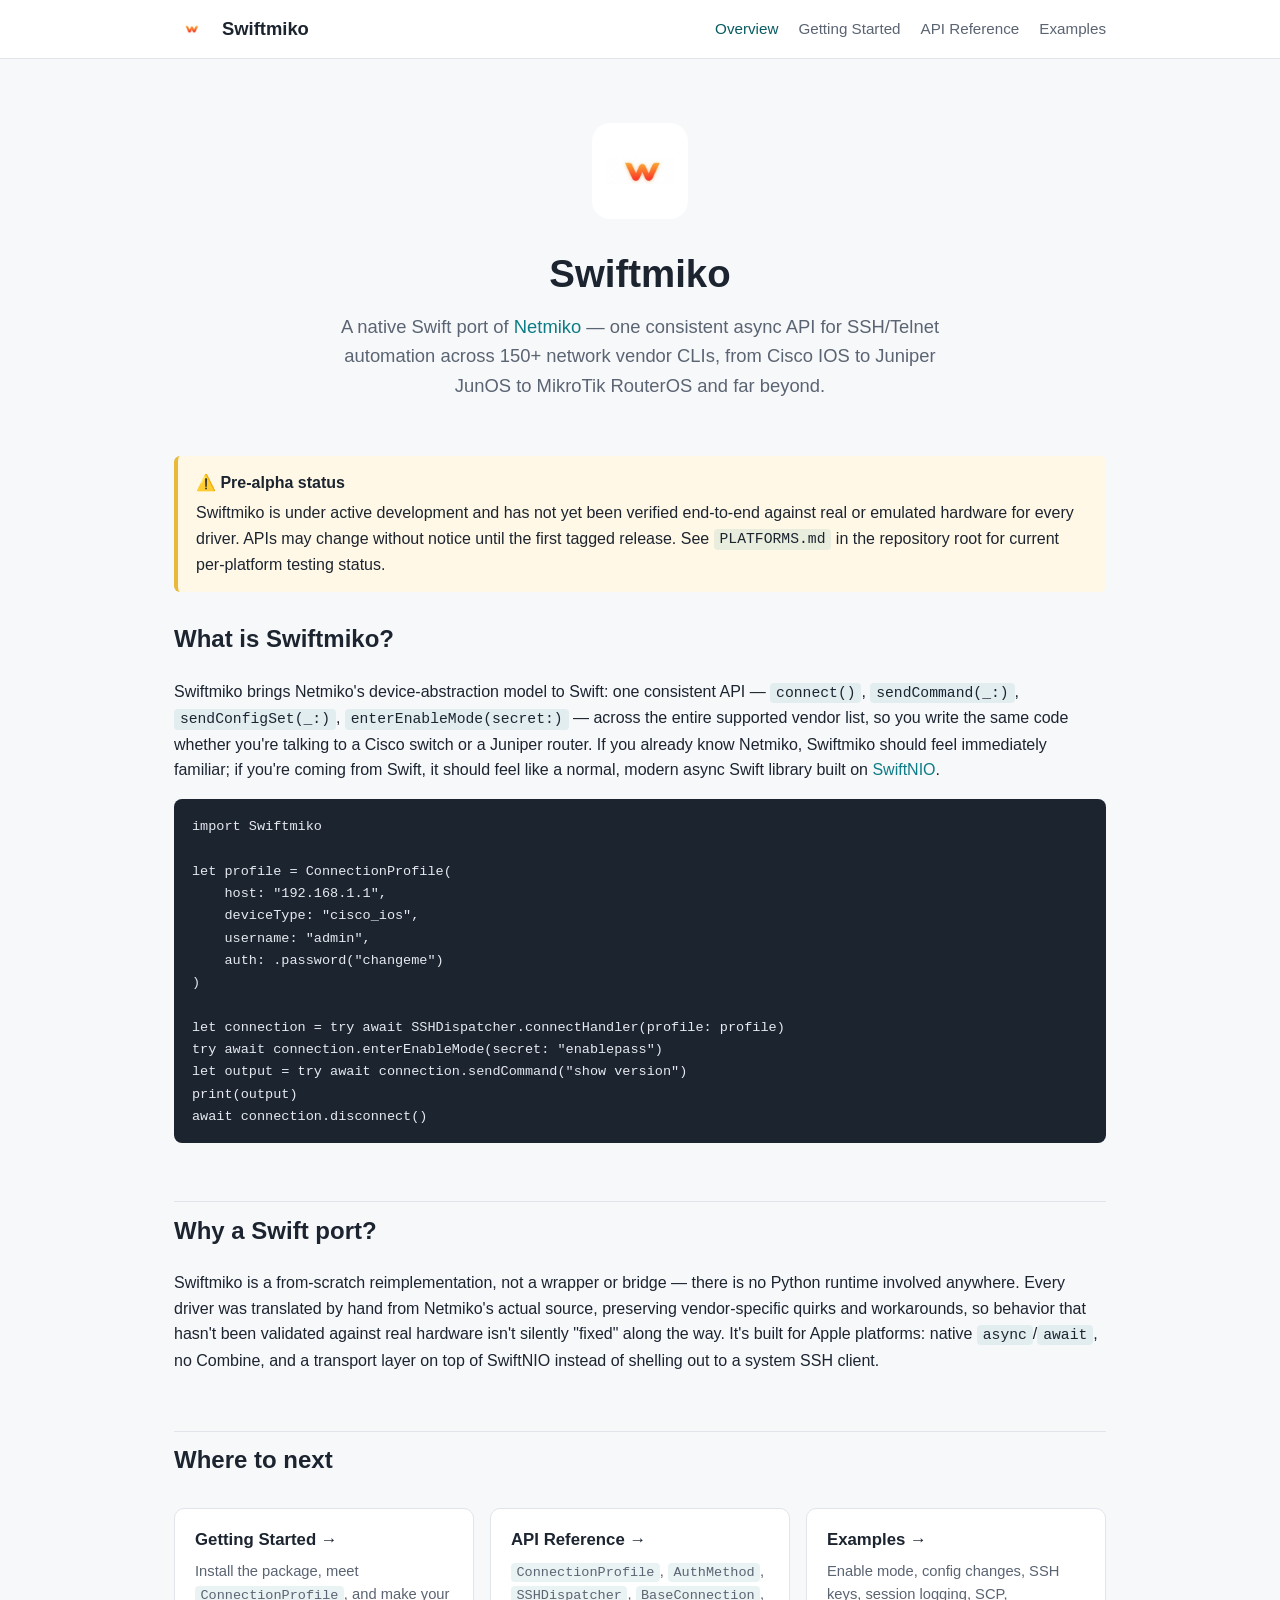
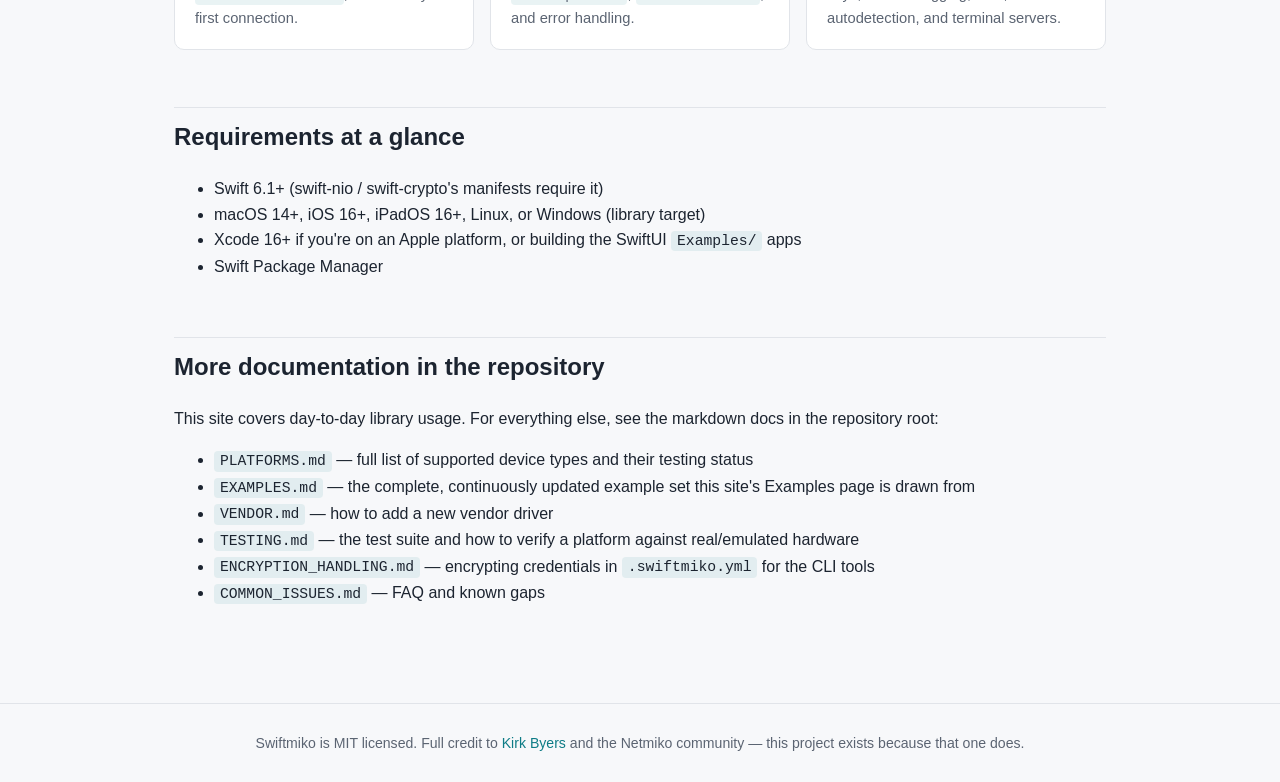
<file: Docs/index.html>
<!DOCTYPE html>
<html lang="en">
<head>
    <meta charset="UTF-8">
    <meta name="viewport" content="width=device-width, initial-scale=1.0">
    <title>Swiftmiko — Multi-Vendor Network Device Automation for Swift</title>
    <link rel="stylesheet" href="./styles.css">
</head>
<body>
    <header class="site-header">
        <div class="header-inner">
            <img class="logo" src="../Images/Swiftmiko-Icons/favicon/apple-touch-icon.png" alt="Swiftmiko icon">
            <span class="site-title">Swiftmiko</span>
            <nav class="site-nav">
                <a href="./index.html" class="active">Overview</a>
                <a href="./getting-started.html">Getting Started</a>
                <a href="./api-reference.html">API Reference</a>
                <a href="./examples.html">Examples</a>
            </nav>
        </div>
    </header>

    <main>
        <section class="hero">
            <img class="hero-logo" src="../Images/Swiftmiko-Icons/AppIcon.appiconset/icon_256x256@2x.png" alt="Swiftmiko logo">
            <h1>Swiftmiko</h1>
            <p class="tagline">
                A native Swift port of <a href="https://github.com/ktbyers/netmiko">Netmiko</a> —
                one consistent async API for SSH/Telnet automation across 150+
                network vendor CLIs, from Cisco IOS to Juniper JunOS to MikroTik
                RouterOS and far beyond.
            </p>
        </section>

        <div class="callout">
            <strong>⚠️ Pre-alpha status</strong>
            Swiftmiko is under active development and has not yet been verified
            end-to-end against real or emulated hardware for every driver. APIs
            may change without notice until the first tagged release. See
            <code>PLATFORMS.md</code> in the repository root for current
            per-platform testing status.
        </div>

        <h2 id="what-is-this">What is Swiftmiko?</h2>
        <p>
            Swiftmiko brings Netmiko's device-abstraction model to Swift: one
            consistent API — <code>connect()</code>, <code>sendCommand(_:)</code>,
            <code>sendConfigSet(_:)</code>, <code>enterEnableMode(secret:)</code> —
            across the entire supported vendor list, so you write the same code
            whether you're talking to a Cisco switch or a Juniper router. If you
            already know Netmiko, Swiftmiko should feel immediately familiar; if
            you're coming from Swift, it should feel like a normal, modern async
            Swift library built on <a href="https://github.com/apple/swift-nio">SwiftNIO</a>.
        </p>

        <pre><code>import Swiftmiko

let profile = ConnectionProfile(
    host: "192.168.1.1",
    deviceType: "cisco_ios",
    username: "admin",
    auth: .password("changeme")
)

let connection = try await SSHDispatcher.connectHandler(profile: profile)
try await connection.enterEnableMode(secret: "enablepass")
let output = try await connection.sendCommand("show version")
print(output)
await connection.disconnect()</code></pre>

        <h2 id="why">Why a Swift port?</h2>
        <p>
            Swiftmiko is a from-scratch reimplementation, not a wrapper or
            bridge — there is no Python runtime involved anywhere. Every driver
            was translated by hand from Netmiko's actual source, preserving
            vendor-specific quirks and workarounds, so behavior that hasn't been
            validated against real hardware isn't silently "fixed" along the
            way. It's built for Apple platforms: native <code>async</code>/<code>await</code>,
            no Combine, and a transport layer on top of SwiftNIO instead of
            shelling out to a system SSH client.
        </p>

        <h2 id="where-next">Where to next</h2>
        <div class="card-grid">
            <a class="card" href="./getting-started.html">
                <h3>Getting Started →</h3>
                <p>Install the package, meet <code>ConnectionProfile</code>, and make your first connection.</p>
            </a>
            <a class="card" href="./api-reference.html">
                <h3>API Reference →</h3>
                <p><code>ConnectionProfile</code>, <code>AuthMethod</code>, <code>SSHDispatcher</code>, <code>BaseConnection</code>, and error handling.</p>
            </a>
            <a class="card" href="./examples.html">
                <h3>Examples →</h3>
                <p>Enable mode, config changes, SSH keys, session logging, SCP, autodetection, and terminal servers.</p>
            </a>
        </div>

        <h2 id="requirements">Requirements at a glance</h2>
        <ul>
            <li>Swift 6.1+ (swift-nio / swift-crypto's manifests require it)</li>
            <li>macOS 14+, iOS 16+, iPadOS 16+, Linux, or Windows (library target)</li>
            <li>Xcode 16+ if you're on an Apple platform, or building the SwiftUI <code>Examples/</code> apps</li>
            <li>Swift Package Manager</li>
        </ul>

        <h2 id="more-docs">More documentation in the repository</h2>
        <p>This site covers day-to-day library usage. For everything else, see the markdown docs in the repository root:</p>
        <ul>
            <li><code>PLATFORMS.md</code> — full list of supported device types and their testing status</li>
            <li><code>EXAMPLES.md</code> — the complete, continuously updated example set this site's Examples page is drawn from</li>
            <li><code>VENDOR.md</code> — how to add a new vendor driver</li>
            <li><code>TESTING.md</code> — the test suite and how to verify a platform against real/emulated hardware</li>
            <li><code>ENCRYPTION_HANDLING.md</code> — encrypting credentials in <code>.swiftmiko.yml</code> for the CLI tools</li>
            <li><code>COMMON_ISSUES.md</code> — FAQ and known gaps</li>
        </ul>
    </main>

    <footer class="site-footer">
        Swiftmiko is MIT licensed. Full credit to
        <a href="https://github.com/ktbyers">Kirk Byers</a> and the Netmiko
        community — this project exists because that one does.
    </footer>
</body>
</html>
</file>
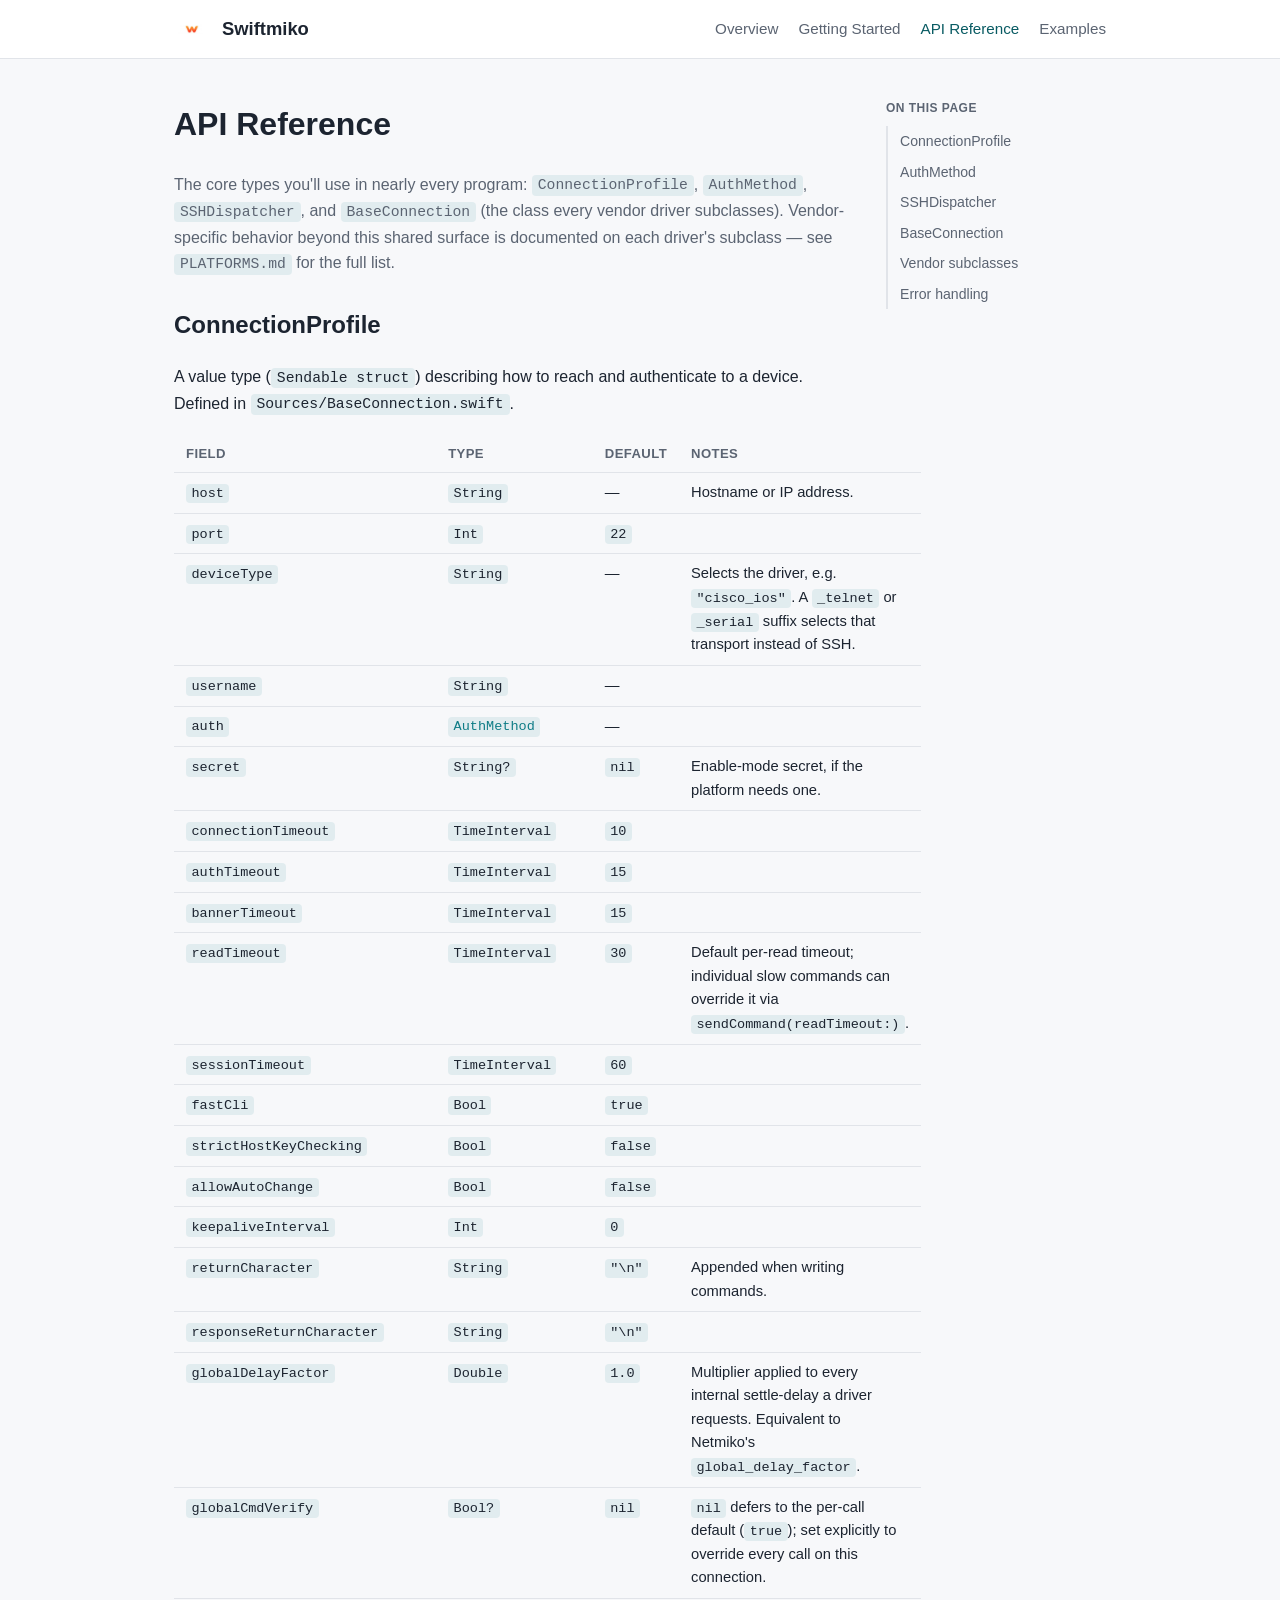
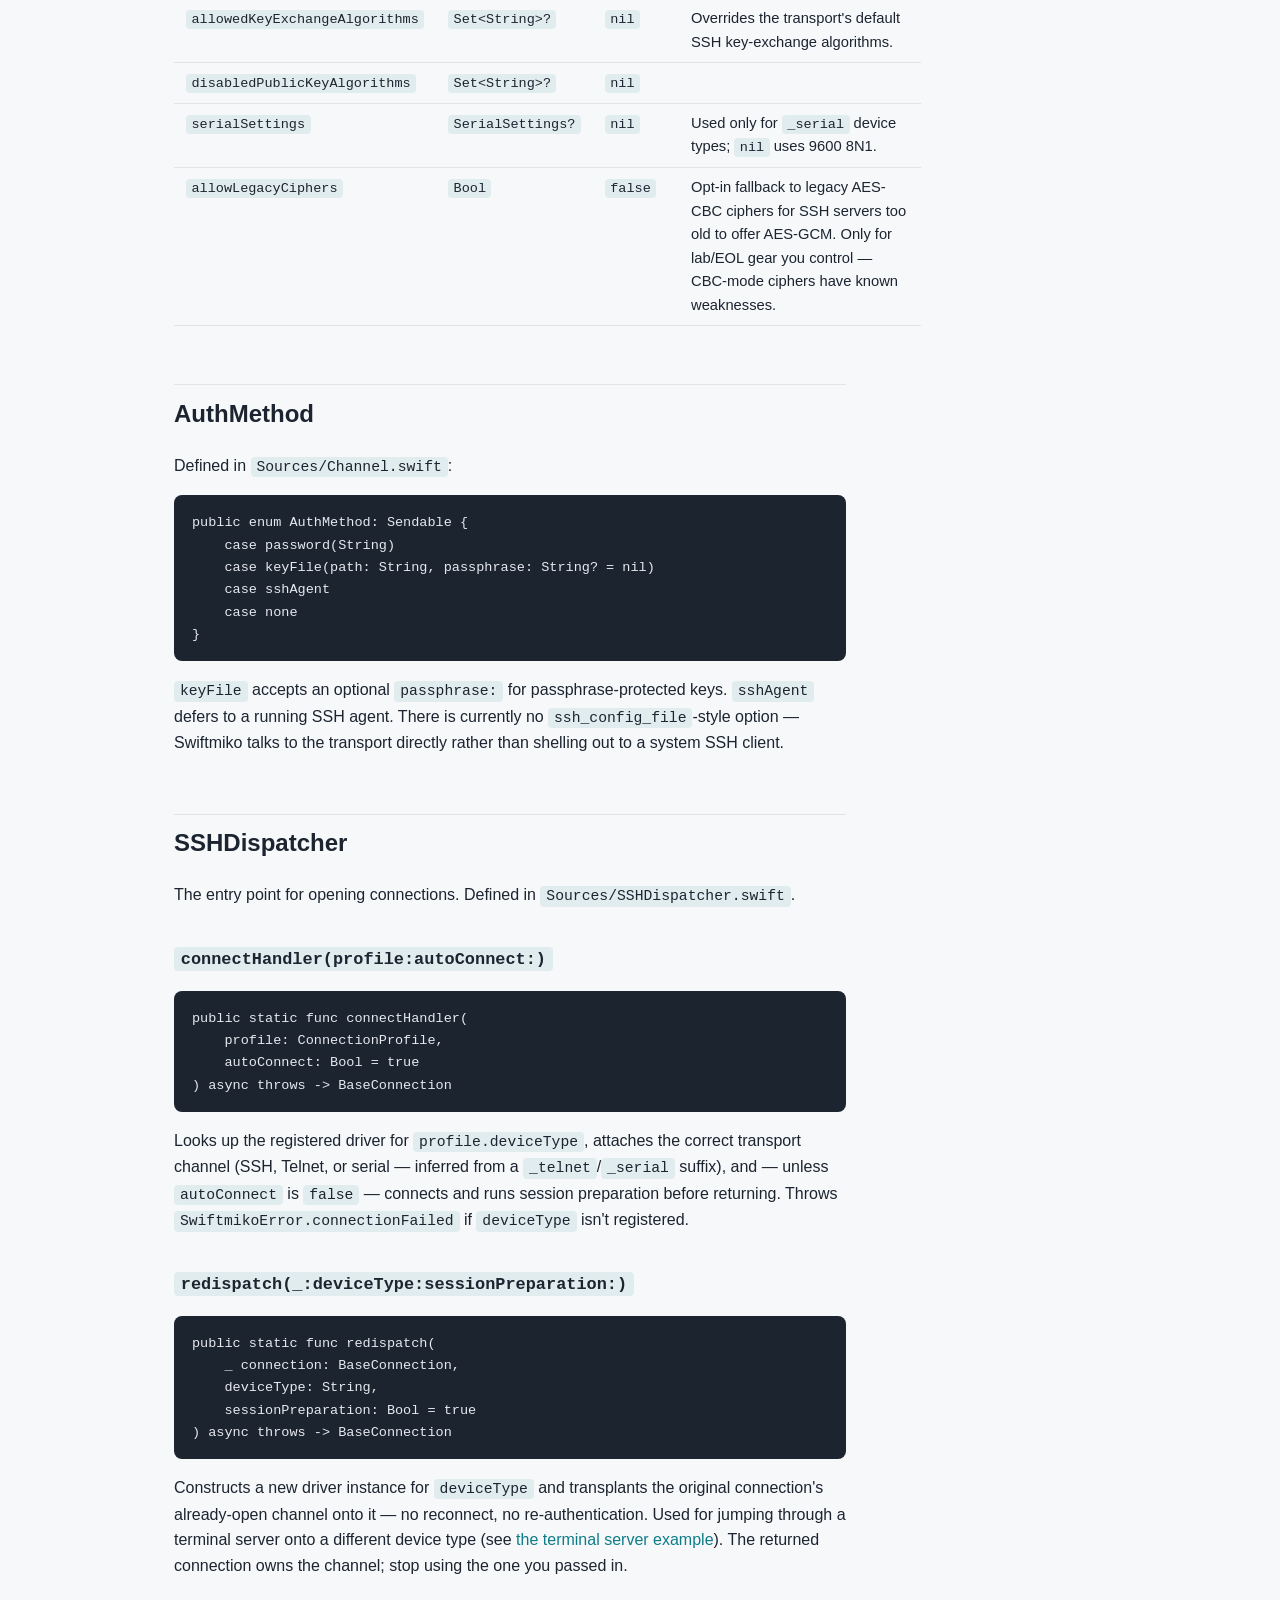
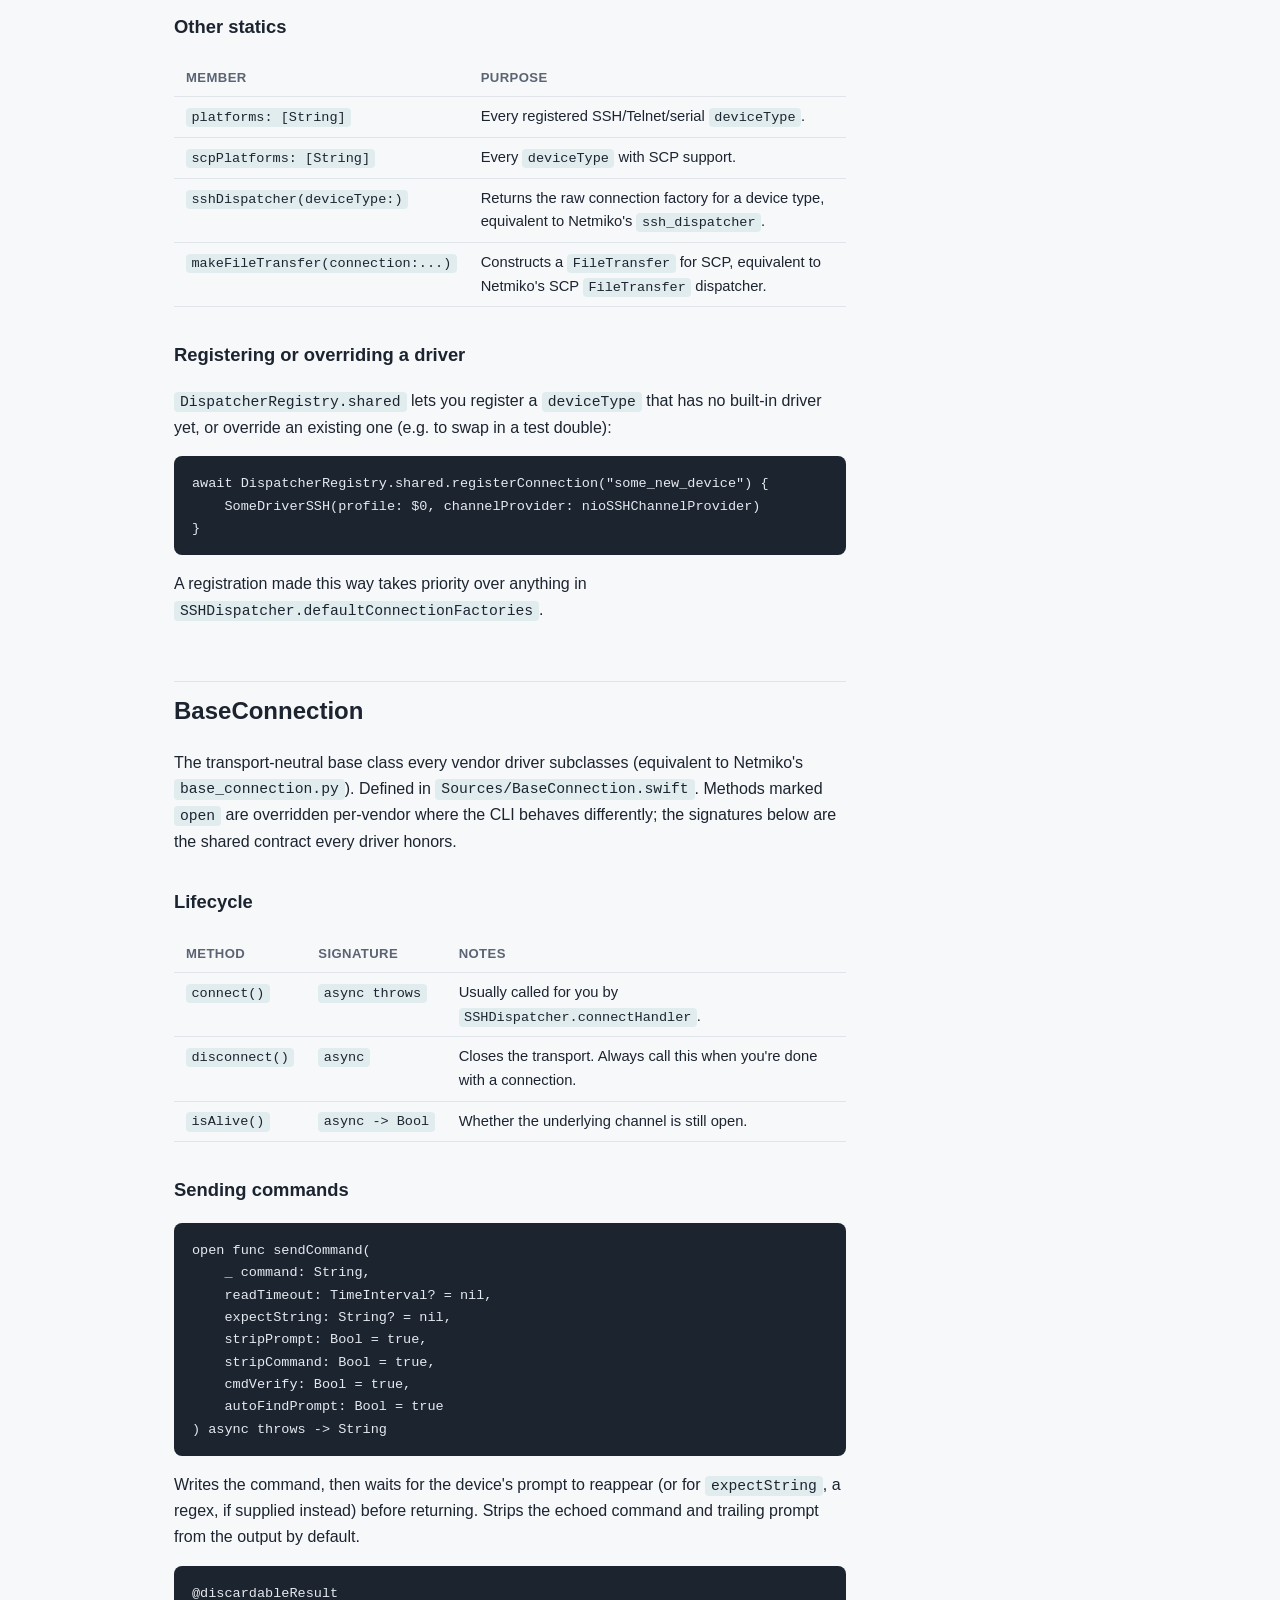
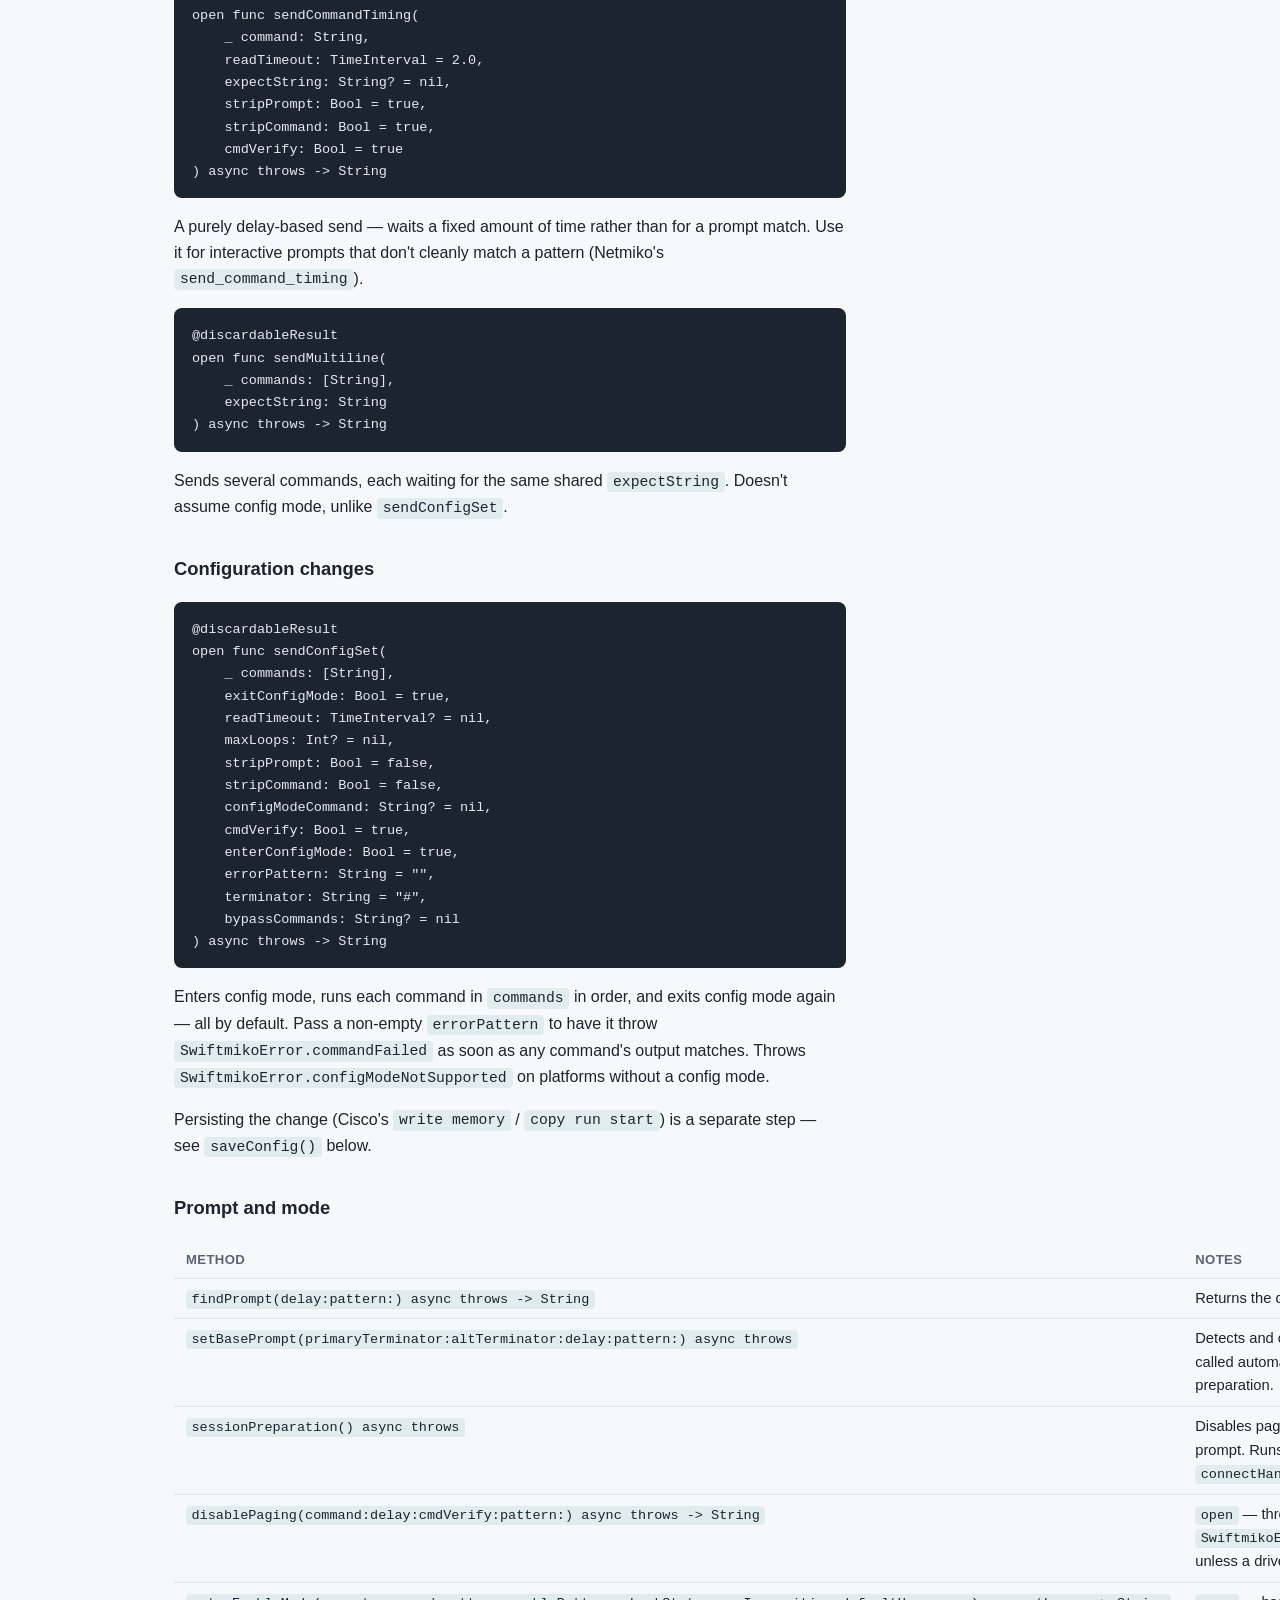
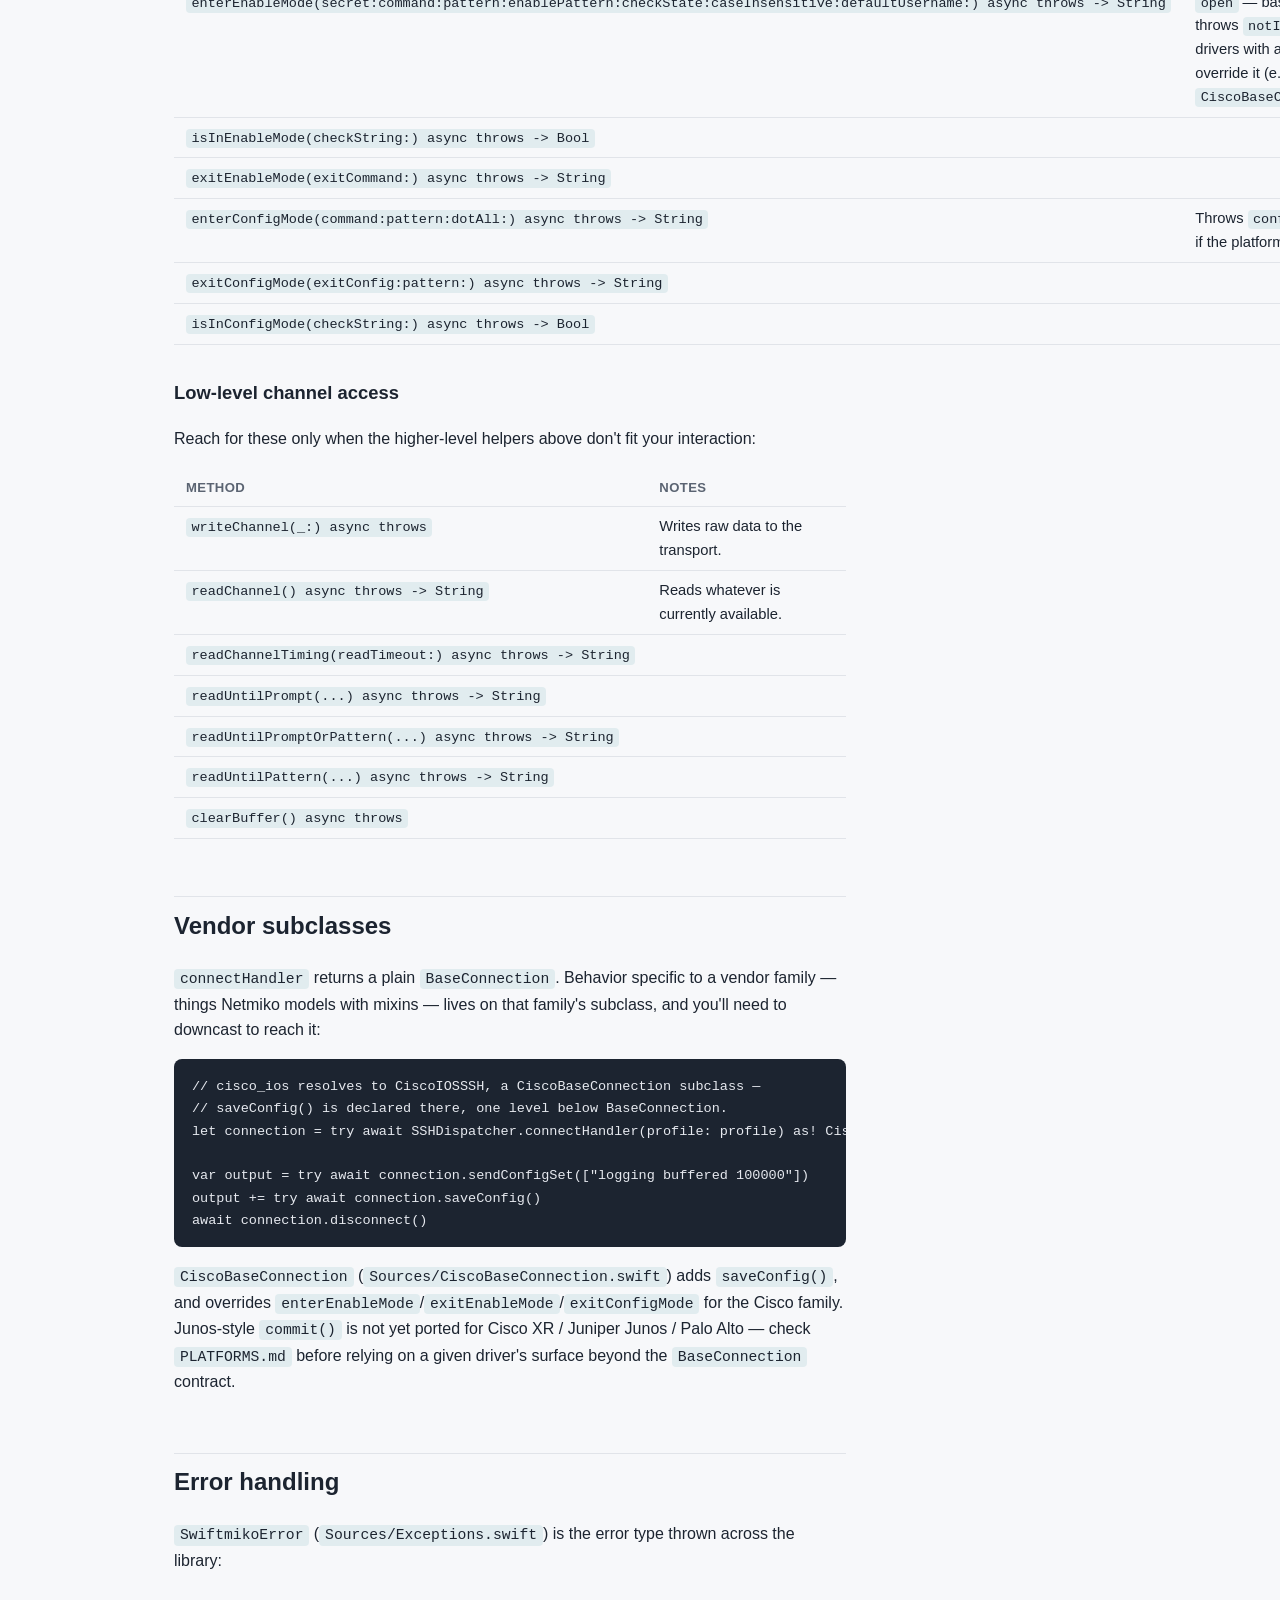
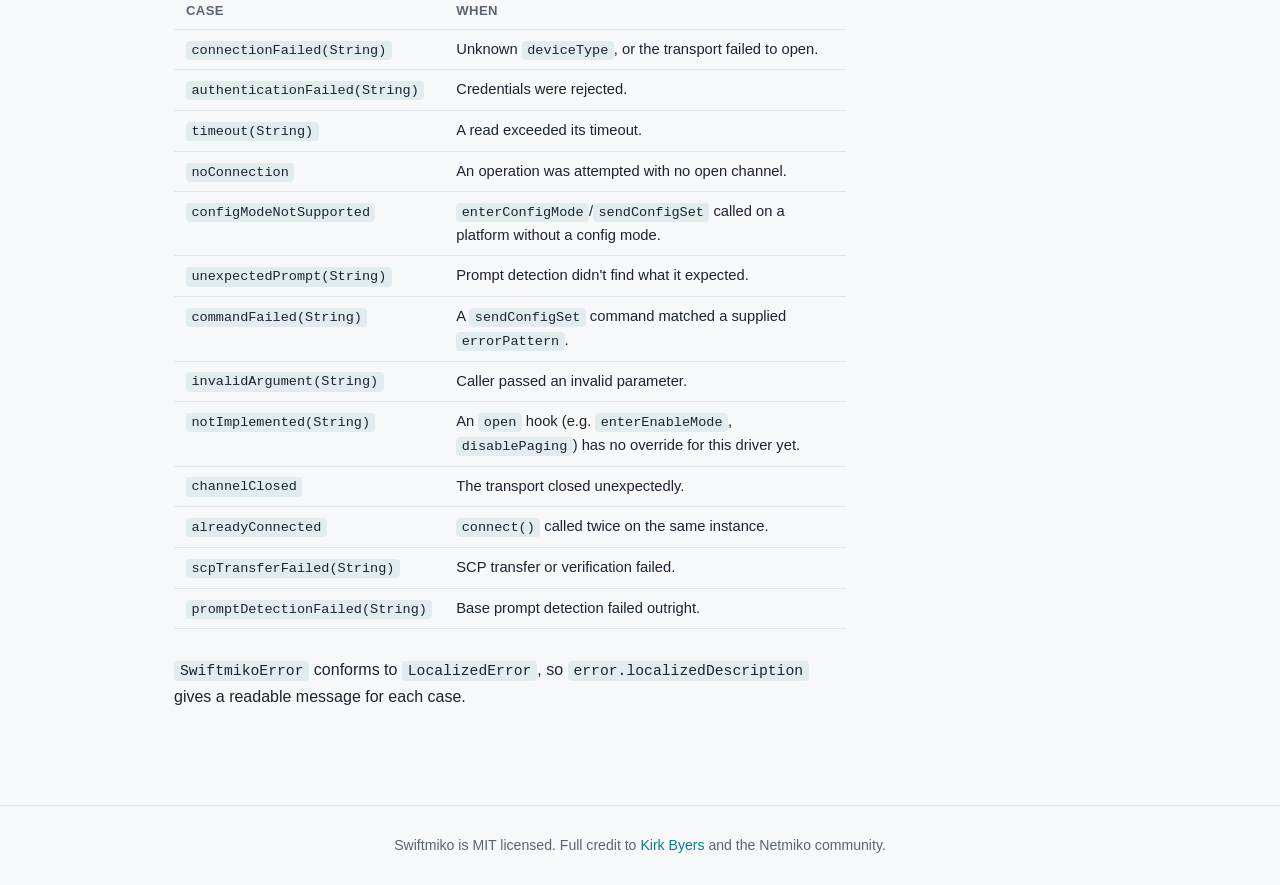
<file: Docs/api-reference.html>
<!DOCTYPE html>
<html lang="en">
<head>
    <meta charset="UTF-8">
    <meta name="viewport" content="width=device-width, initial-scale=1.0">
    <title>API Reference — Swiftmiko</title>
    <link rel="stylesheet" href="./styles.css">
</head>
<body>
    <header class="site-header">
        <div class="header-inner">
            <img class="logo" src="../Images/Swiftmiko-Icons/favicon/apple-touch-icon.png" alt="Swiftmiko icon">
            <span class="site-title">Swiftmiko</span>
            <nav class="site-nav">
                <a href="./index.html">Overview</a>
                <a href="./getting-started.html">Getting Started</a>
                <a href="./api-reference.html" class="active">API Reference</a>
                <a href="./examples.html">Examples</a>
            </nav>
        </div>
    </header>

    <main>
        <div class="layout">
            <div class="content">
                <h1>API Reference</h1>
                <p class="muted">
                    The core types you'll use in nearly every program:
                    <code>ConnectionProfile</code>, <code>AuthMethod</code>,
                    <code>SSHDispatcher</code>, and <code>BaseConnection</code>
                    (the class every vendor driver subclasses). Vendor-specific
                    behavior beyond this shared surface is documented on each
                    driver's subclass — see <code>PLATFORMS.md</code> for the
                    full list.
                </p>

                <h2 id="connection-profile">ConnectionProfile</h2>
                <p>
                    A value type (<code>Sendable struct</code>) describing how
                    to reach and authenticate to a device. Defined in
                    <code>Sources/BaseConnection.swift</code>.
                </p>
                <table>
                    <tr><th>Field</th><th>Type</th><th>Default</th><th>Notes</th></tr>
                    <tr><td><code>host</code></td><td><code>String</code></td><td>—</td><td>Hostname or IP address.</td></tr>
                    <tr><td><code>port</code></td><td><code>Int</code></td><td><code>22</code></td><td></td></tr>
                    <tr><td><code>deviceType</code></td><td><code>String</code></td><td>—</td><td>Selects the driver, e.g. <code>"cisco_ios"</code>. A <code>_telnet</code> or <code>_serial</code> suffix selects that transport instead of SSH.</td></tr>
                    <tr><td><code>username</code></td><td><code>String</code></td><td>—</td><td></td></tr>
                    <tr><td><code>auth</code></td><td><a href="#auth-method"><code>AuthMethod</code></a></td><td>—</td><td></td></tr>
                    <tr><td><code>secret</code></td><td><code>String?</code></td><td><code>nil</code></td><td>Enable-mode secret, if the platform needs one.</td></tr>
                    <tr><td><code>connectionTimeout</code></td><td><code>TimeInterval</code></td><td><code>10</code></td><td></td></tr>
                    <tr><td><code>authTimeout</code></td><td><code>TimeInterval</code></td><td><code>15</code></td><td></td></tr>
                    <tr><td><code>bannerTimeout</code></td><td><code>TimeInterval</code></td><td><code>15</code></td><td></td></tr>
                    <tr><td><code>readTimeout</code></td><td><code>TimeInterval</code></td><td><code>30</code></td><td>Default per-read timeout; individual slow commands can override it via <code>sendCommand(readTimeout:)</code>.</td></tr>
                    <tr><td><code>sessionTimeout</code></td><td><code>TimeInterval</code></td><td><code>60</code></td><td></td></tr>
                    <tr><td><code>fastCli</code></td><td><code>Bool</code></td><td><code>true</code></td><td></td></tr>
                    <tr><td><code>strictHostKeyChecking</code></td><td><code>Bool</code></td><td><code>false</code></td><td></td></tr>
                    <tr><td><code>allowAutoChange</code></td><td><code>Bool</code></td><td><code>false</code></td><td></td></tr>
                    <tr><td><code>keepaliveInterval</code></td><td><code>Int</code></td><td><code>0</code></td><td></td></tr>
                    <tr><td><code>returnCharacter</code></td><td><code>String</code></td><td><code>"\n"</code></td><td>Appended when writing commands.</td></tr>
                    <tr><td><code>responseReturnCharacter</code></td><td><code>String</code></td><td><code>"\n"</code></td><td></td></tr>
                    <tr><td><code>globalDelayFactor</code></td><td><code>Double</code></td><td><code>1.0</code></td><td>Multiplier applied to every internal settle-delay a driver requests. Equivalent to Netmiko's <code>global_delay_factor</code>.</td></tr>
                    <tr><td><code>globalCmdVerify</code></td><td><code>Bool?</code></td><td><code>nil</code></td><td><code>nil</code> defers to the per-call default (<code>true</code>); set explicitly to override every call on this connection.</td></tr>
                    <tr><td><code>allowedKeyExchangeAlgorithms</code></td><td><code>Set&lt;String&gt;?</code></td><td><code>nil</code></td><td>Overrides the transport's default SSH key-exchange algorithms.</td></tr>
                    <tr><td><code>disabledPublicKeyAlgorithms</code></td><td><code>Set&lt;String&gt;?</code></td><td><code>nil</code></td><td></td></tr>
                    <tr><td><code>serialSettings</code></td><td><code>SerialSettings?</code></td><td><code>nil</code></td><td>Used only for <code>_serial</code> device types; <code>nil</code> uses 9600 8N1.</td></tr>
                    <tr><td><code>allowLegacyCiphers</code></td><td><code>Bool</code></td><td><code>false</code></td><td>Opt-in fallback to legacy AES-CBC ciphers for SSH servers too old to offer AES-GCM. Only for lab/EOL gear you control — CBC-mode ciphers have known weaknesses.</td></tr>
                </table>

                <h2 id="auth-method">AuthMethod</h2>
                <p>Defined in <code>Sources/Channel.swift</code>:</p>
                <pre><code>public enum AuthMethod: Sendable {
    case password(String)
    case keyFile(path: String, passphrase: String? = nil)
    case sshAgent
    case none
}</code></pre>
                <p>
                    <code>keyFile</code> accepts an optional <code>passphrase:</code>
                    for passphrase-protected keys. <code>sshAgent</code> defers to a
                    running SSH agent. There is currently no <code>ssh_config_file</code>-style
                    option — Swiftmiko talks to the transport directly rather than
                    shelling out to a system SSH client.
                </p>

                <h2 id="ssh-dispatcher">SSHDispatcher</h2>
                <p>The entry point for opening connections. Defined in <code>Sources/SSHDispatcher.swift</code>.</p>

                <h3><code>connectHandler(profile:autoConnect:)</code></h3>
                <pre><code>public static func connectHandler(
    profile: ConnectionProfile,
    autoConnect: Bool = true
) async throws -> BaseConnection</code></pre>
                <p>
                    Looks up the registered driver for <code>profile.deviceType</code>,
                    attaches the correct transport channel (SSH, Telnet, or serial —
                    inferred from a <code>_telnet</code>/<code>_serial</code> suffix),
                    and — unless <code>autoConnect</code> is <code>false</code> —
                    connects and runs session preparation before returning. Throws
                    <code>SwiftmikoError.connectionFailed</code> if <code>deviceType</code>
                    isn't registered.
                </p>

                <h3><code>redispatch(_:deviceType:sessionPreparation:)</code></h3>
                <pre><code>public static func redispatch(
    _ connection: BaseConnection,
    deviceType: String,
    sessionPreparation: Bool = true
) async throws -> BaseConnection</code></pre>
                <p>
                    Constructs a new driver instance for <code>deviceType</code> and
                    transplants the original connection's already-open channel onto
                    it — no reconnect, no re-authentication. Used for jumping
                    through a terminal server onto a different device type
                    (see <a href="./examples.html#terminal-server">the terminal server example</a>).
                    The returned connection owns the channel; stop using the one you
                    passed in.
                </p>

                <h3>Other statics</h3>
                <table>
                    <tr><th>Member</th><th>Purpose</th></tr>
                    <tr><td><code>platforms: [String]</code></td><td>Every registered SSH/Telnet/serial <code>deviceType</code>.</td></tr>
                    <tr><td><code>scpPlatforms: [String]</code></td><td>Every <code>deviceType</code> with SCP support.</td></tr>
                    <tr><td><code>sshDispatcher(deviceType:)</code></td><td>Returns the raw connection factory for a device type, equivalent to Netmiko's <code>ssh_dispatcher</code>.</td></tr>
                    <tr><td><code>makeFileTransfer(connection:...)</code></td><td>Constructs a <code>FileTransfer</code> for SCP, equivalent to Netmiko's SCP <code>FileTransfer</code> dispatcher.</td></tr>
                </table>

                <h3>Registering or overriding a driver</h3>
                <p>
                    <code>DispatcherRegistry.shared</code> lets you register a
                    <code>deviceType</code> that has no built-in driver yet, or
                    override an existing one (e.g. to swap in a test double):
                </p>
                <pre><code>await DispatcherRegistry.shared.registerConnection("some_new_device") {
    SomeDriverSSH(profile: $0, channelProvider: nioSSHChannelProvider)
}</code></pre>
                <p>A registration made this way takes priority over anything in <code>SSHDispatcher.defaultConnectionFactories</code>.</p>

                <h2 id="base-connection">BaseConnection</h2>
                <p>
                    The transport-neutral base class every vendor driver
                    subclasses (equivalent to Netmiko's <code>base_connection.py</code>).
                    Defined in <code>Sources/BaseConnection.swift</code>. Methods marked
                    <code>open</code> are overridden per-vendor where the CLI behaves
                    differently; the signatures below are the shared contract every
                    driver honors.
                </p>

                <h3>Lifecycle</h3>
                <table>
                    <tr><th>Method</th><th>Signature</th><th>Notes</th></tr>
                    <tr><td><code>connect()</code></td><td><code>async throws</code></td><td>Usually called for you by <code>SSHDispatcher.connectHandler</code>.</td></tr>
                    <tr><td><code>disconnect()</code></td><td><code>async</code></td><td>Closes the transport. Always call this when you're done with a connection.</td></tr>
                    <tr><td><code>isAlive()</code></td><td><code>async -&gt; Bool</code></td><td>Whether the underlying channel is still open.</td></tr>
                </table>

                <h3>Sending commands</h3>
                <pre><code>open func sendCommand(
    _ command: String,
    readTimeout: TimeInterval? = nil,
    expectString: String? = nil,
    stripPrompt: Bool = true,
    stripCommand: Bool = true,
    cmdVerify: Bool = true,
    autoFindPrompt: Bool = true
) async throws -> String</code></pre>
                <p>
                    Writes the command, then waits for the device's prompt to
                    reappear (or for <code>expectString</code>, a regex, if
                    supplied instead) before returning. Strips the echoed
                    command and trailing prompt from the output by default.
                </p>

                <pre><code>@discardableResult
open func sendCommandTiming(
    _ command: String,
    readTimeout: TimeInterval = 2.0,
    expectString: String? = nil,
    stripPrompt: Bool = true,
    stripCommand: Bool = true,
    cmdVerify: Bool = true
) async throws -> String</code></pre>
                <p>
                    A purely delay-based send — waits a fixed amount of time
                    rather than for a prompt match. Use it for interactive
                    prompts that don't cleanly match a pattern (Netmiko's
                    <code>send_command_timing</code>).
                </p>

                <pre><code>@discardableResult
open func sendMultiline(
    _ commands: [String],
    expectString: String
) async throws -> String</code></pre>
                <p>Sends several commands, each waiting for the same shared <code>expectString</code>. Doesn't assume config mode, unlike <code>sendConfigSet</code>.</p>

                <h3>Configuration changes</h3>
                <pre><code>@discardableResult
open func sendConfigSet(
    _ commands: [String],
    exitConfigMode: Bool = true,
    readTimeout: TimeInterval? = nil,
    maxLoops: Int? = nil,
    stripPrompt: Bool = false,
    stripCommand: Bool = false,
    configModeCommand: String? = nil,
    cmdVerify: Bool = true,
    enterConfigMode: Bool = true,
    errorPattern: String = "",
    terminator: String = "#",
    bypassCommands: String? = nil
) async throws -> String</code></pre>
                <p>
                    Enters config mode, runs each command in <code>commands</code>
                    in order, and exits config mode again — all by default.
                    Pass a non-empty <code>errorPattern</code> to have it throw
                    <code>SwiftmikoError.commandFailed</code> as soon as any
                    command's output matches. Throws
                    <code>SwiftmikoError.configModeNotSupported</code> on
                    platforms without a config mode.
                </p>
                <p>
                    Persisting the change (Cisco's <code>write memory</code> /
                    <code>copy run start</code>) is a separate step — see
                    <code>saveConfig()</code> below.
                </p>

                <h3>Prompt and mode</h3>
                <table>
                    <tr><th>Method</th><th>Notes</th></tr>
                    <tr><td><code>findPrompt(delay:pattern:) async throws -&gt; String</code></td><td>Returns the device's current prompt.</td></tr>
                    <tr><td><code>setBasePrompt(primaryTerminator:altTerminator:delay:pattern:) async throws</code></td><td>Detects and caches the base prompt; called automatically during session preparation.</td></tr>
                    <tr><td><code>sessionPreparation() async throws</code></td><td>Disables paging and detects the base prompt. Runs automatically inside <code>connectHandler</code>.</td></tr>
                    <tr><td><code>disablePaging(command:delay:cmdVerify:pattern:) async throws -&gt; String</code></td><td><code>open</code> — throws <code>SwiftmikoError.notImplemented</code> unless a driver overrides it.</td></tr>
                    <tr><td><code>enterEnableMode(secret:command:pattern:enablePattern:checkState:caseInsensitive:defaultUsername:) async throws -&gt; String</code></td><td><code>open</code> — base implementation throws <code>notImplemented</code>; vendor drivers with a privileged mode override it (e.g. <code>CiscoBaseConnection</code>).</td></tr>
                    <tr><td><code>isInEnableMode(checkString:) async throws -&gt; Bool</code></td><td></td></tr>
                    <tr><td><code>exitEnableMode(exitCommand:) async throws -&gt; String</code></td><td></td></tr>
                    <tr><td><code>enterConfigMode(command:pattern:dotAll:) async throws -&gt; String</code></td><td>Throws <code>configModeNotSupported</code> if the platform has no config mode.</td></tr>
                    <tr><td><code>exitConfigMode(exitConfig:pattern:) async throws -&gt; String</code></td><td></td></tr>
                    <tr><td><code>isInConfigMode(checkString:) async throws -&gt; Bool</code></td><td></td></tr>
                </table>

                <h3>Low-level channel access</h3>
                <p>Reach for these only when the higher-level helpers above don't fit your interaction:</p>
                <table>
                    <tr><th>Method</th><th>Notes</th></tr>
                    <tr><td><code>writeChannel(_:) async throws</code></td><td>Writes raw data to the transport.</td></tr>
                    <tr><td><code>readChannel() async throws -&gt; String</code></td><td>Reads whatever is currently available.</td></tr>
                    <tr><td><code>readChannelTiming(readTimeout:) async throws -&gt; String</code></td><td></td></tr>
                    <tr><td><code>readUntilPrompt(...) async throws -&gt; String</code></td><td></td></tr>
                    <tr><td><code>readUntilPromptOrPattern(...) async throws -&gt; String</code></td><td></td></tr>
                    <tr><td><code>readUntilPattern(...) async throws -&gt; String</code></td><td></td></tr>
                    <tr><td><code>clearBuffer() async throws</code></td><td></td></tr>
                </table>

                <h2 id="vendor-subclasses">Vendor subclasses</h2>
                <p>
                    <code>connectHandler</code> returns a plain <code>BaseConnection</code>.
                    Behavior specific to a vendor family — things Netmiko models
                    with mixins — lives on that family's subclass, and you'll
                    need to downcast to reach it:
                </p>
                <pre><code>// cisco_ios resolves to CiscoIOSSSH, a CiscoBaseConnection subclass —
// saveConfig() is declared there, one level below BaseConnection.
let connection = try await SSHDispatcher.connectHandler(profile: profile) as! CiscoBaseConnection

var output = try await connection.sendConfigSet(["logging buffered 100000"])
output += try await connection.saveConfig()
await connection.disconnect()</code></pre>
                <p>
                    <code>CiscoBaseConnection</code> (<code>Sources/CiscoBaseConnection.swift</code>)
                    adds <code>saveConfig()</code>, and overrides
                    <code>enterEnableMode</code>/<code>exitEnableMode</code>/<code>exitConfigMode</code>
                    for the Cisco family. Junos-style <code>commit()</code> is not
                    yet ported for Cisco XR / Juniper Junos / Palo Alto — check
                    <code>PLATFORMS.md</code> before relying on a given driver's
                    surface beyond the <code>BaseConnection</code> contract.
                </p>

                <h2 id="errors">Error handling</h2>
                <p><code>SwiftmikoError</code> (<code>Sources/Exceptions.swift</code>) is the error type thrown across the library:</p>
                <table>
                    <tr><th>Case</th><th>When</th></tr>
                    <tr><td><code>connectionFailed(String)</code></td><td>Unknown <code>deviceType</code>, or the transport failed to open.</td></tr>
                    <tr><td><code>authenticationFailed(String)</code></td><td>Credentials were rejected.</td></tr>
                    <tr><td><code>timeout(String)</code></td><td>A read exceeded its timeout.</td></tr>
                    <tr><td><code>noConnection</code></td><td>An operation was attempted with no open channel.</td></tr>
                    <tr><td><code>configModeNotSupported</code></td><td><code>enterConfigMode</code>/<code>sendConfigSet</code> called on a platform without a config mode.</td></tr>
                    <tr><td><code>unexpectedPrompt(String)</code></td><td>Prompt detection didn't find what it expected.</td></tr>
                    <tr><td><code>commandFailed(String)</code></td><td>A <code>sendConfigSet</code> command matched a supplied <code>errorPattern</code>.</td></tr>
                    <tr><td><code>invalidArgument(String)</code></td><td>Caller passed an invalid parameter.</td></tr>
                    <tr><td><code>notImplemented(String)</code></td><td>An <code>open</code> hook (e.g. <code>enterEnableMode</code>, <code>disablePaging</code>) has no override for this driver yet.</td></tr>
                    <tr><td><code>channelClosed</code></td><td>The transport closed unexpectedly.</td></tr>
                    <tr><td><code>alreadyConnected</code></td><td><code>connect()</code> called twice on the same instance.</td></tr>
                    <tr><td><code>scpTransferFailed(String)</code></td><td>SCP transfer or verification failed.</td></tr>
                    <tr><td><code>promptDetectionFailed(String)</code></td><td>Base prompt detection failed outright.</td></tr>
                </table>
                <p><code>SwiftmikoError</code> conforms to <code>LocalizedError</code>, so <code>error.localizedDescription</code> gives a readable message for each case.</p>
            </div>
            <aside class="toc">
                <h4>On this page</h4>
                <ul>
                    <li><a href="#connection-profile">ConnectionProfile</a></li>
                    <li><a href="#auth-method">AuthMethod</a></li>
                    <li><a href="#ssh-dispatcher">SSHDispatcher</a></li>
                    <li><a href="#base-connection">BaseConnection</a></li>
                    <li><a href="#vendor-subclasses">Vendor subclasses</a></li>
                    <li><a href="#errors">Error handling</a></li>
                </ul>
            </aside>
        </div>
    </main>

    <footer class="site-footer">
        Swiftmiko is MIT licensed. Full credit to
        <a href="https://github.com/ktbyers">Kirk Byers</a> and the Netmiko community.
    </footer>
</body>
</html>
</file>
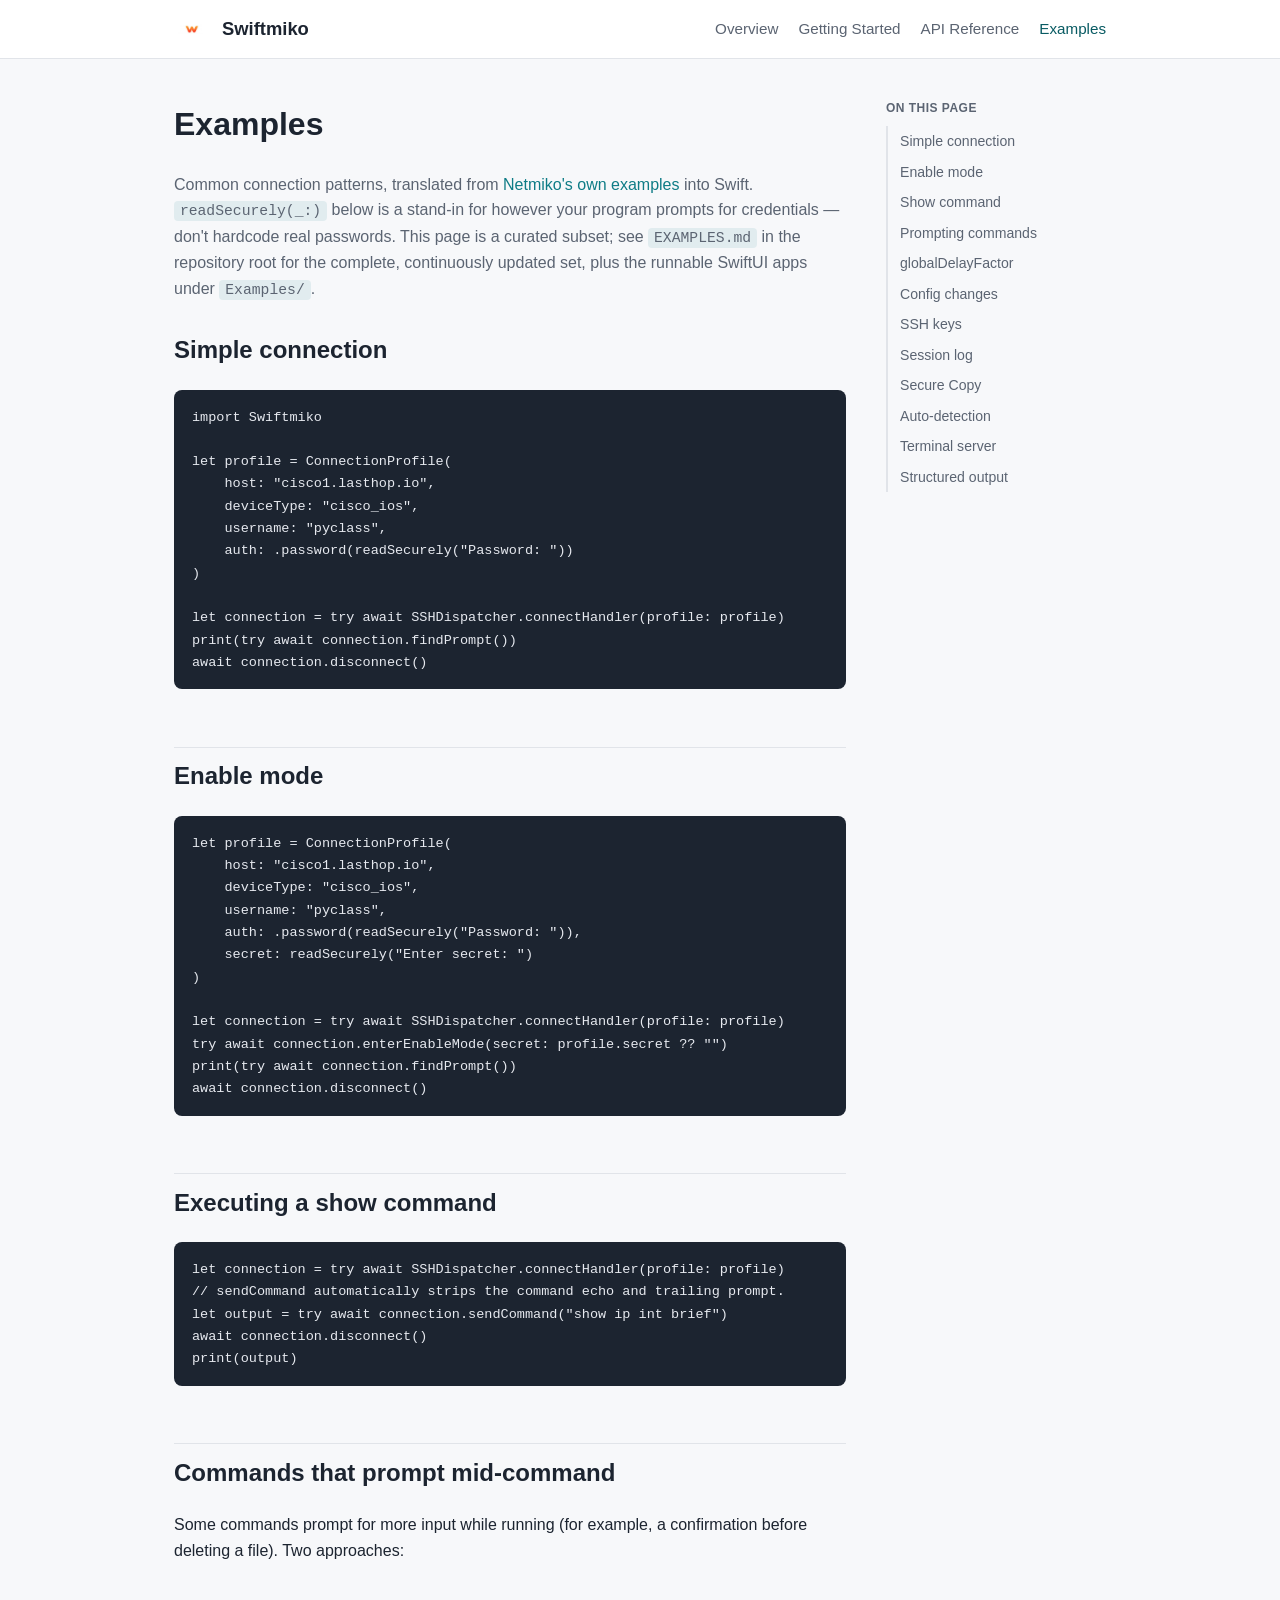
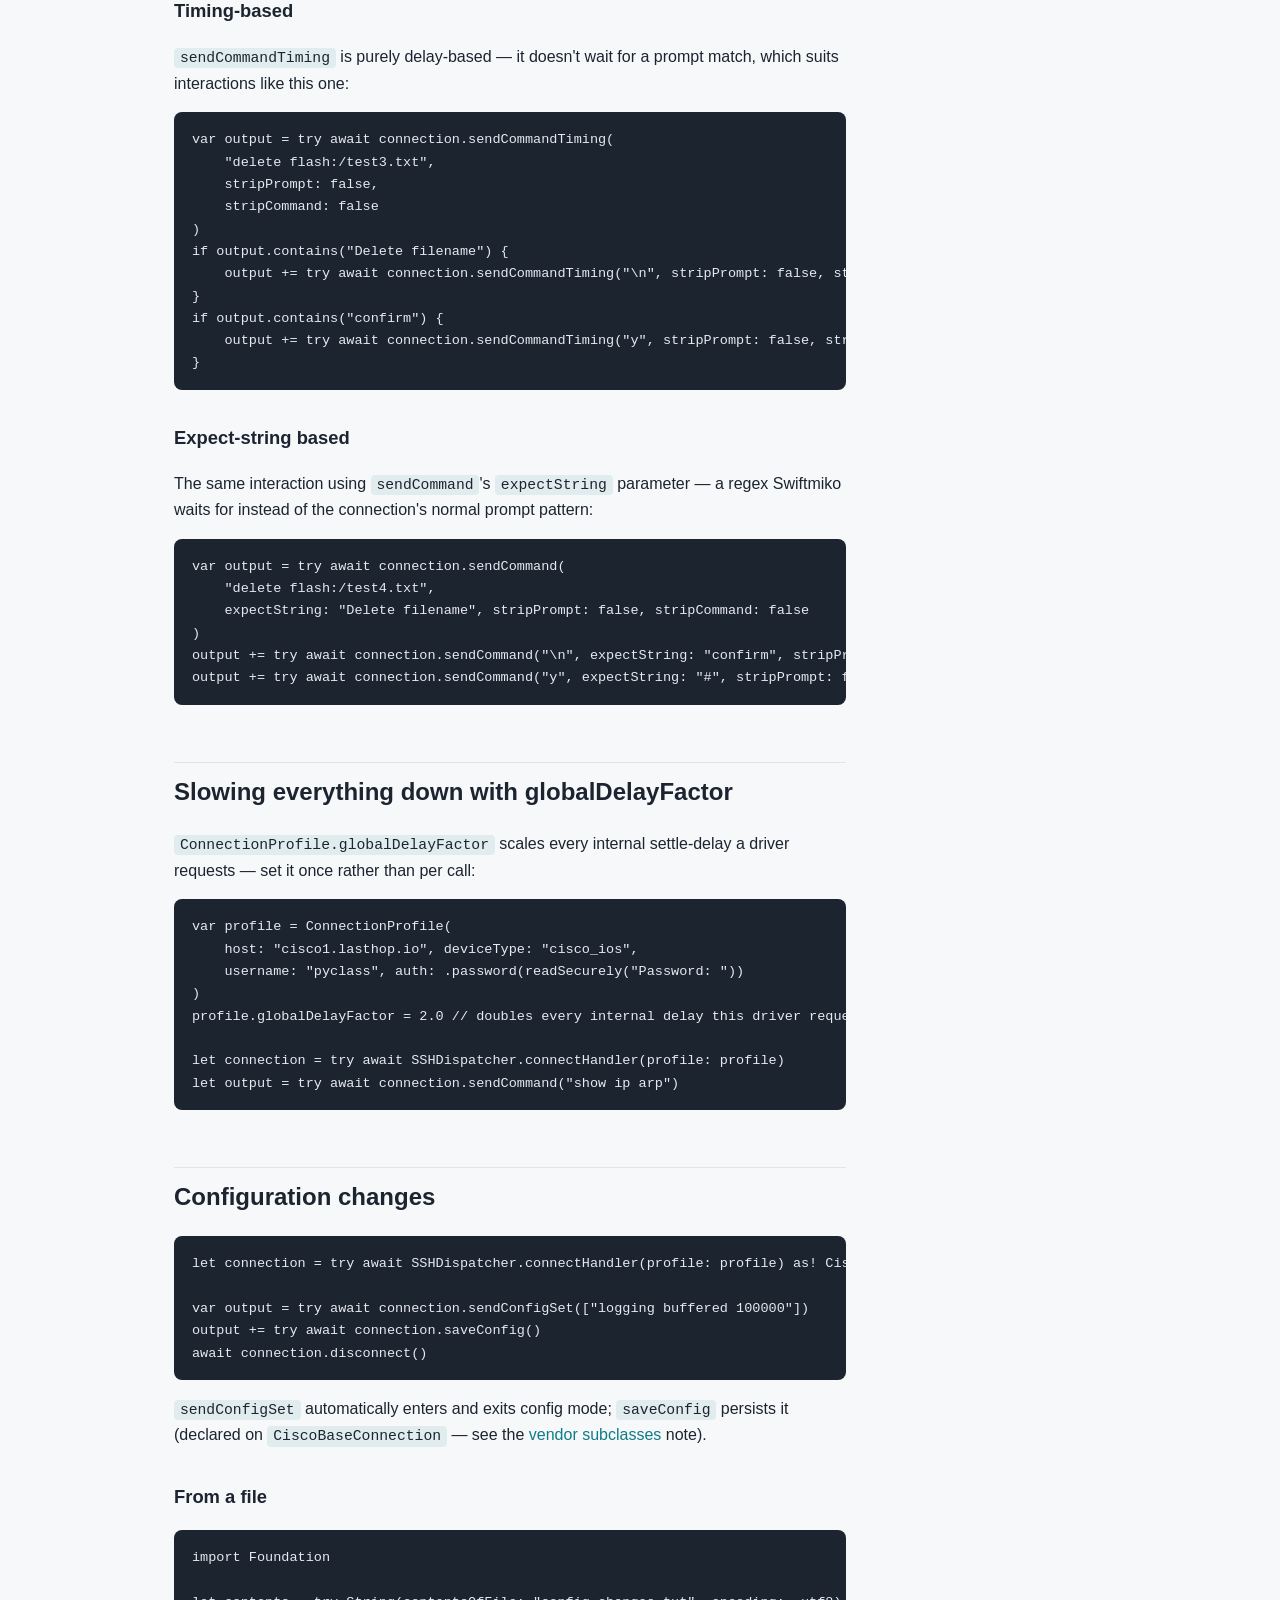
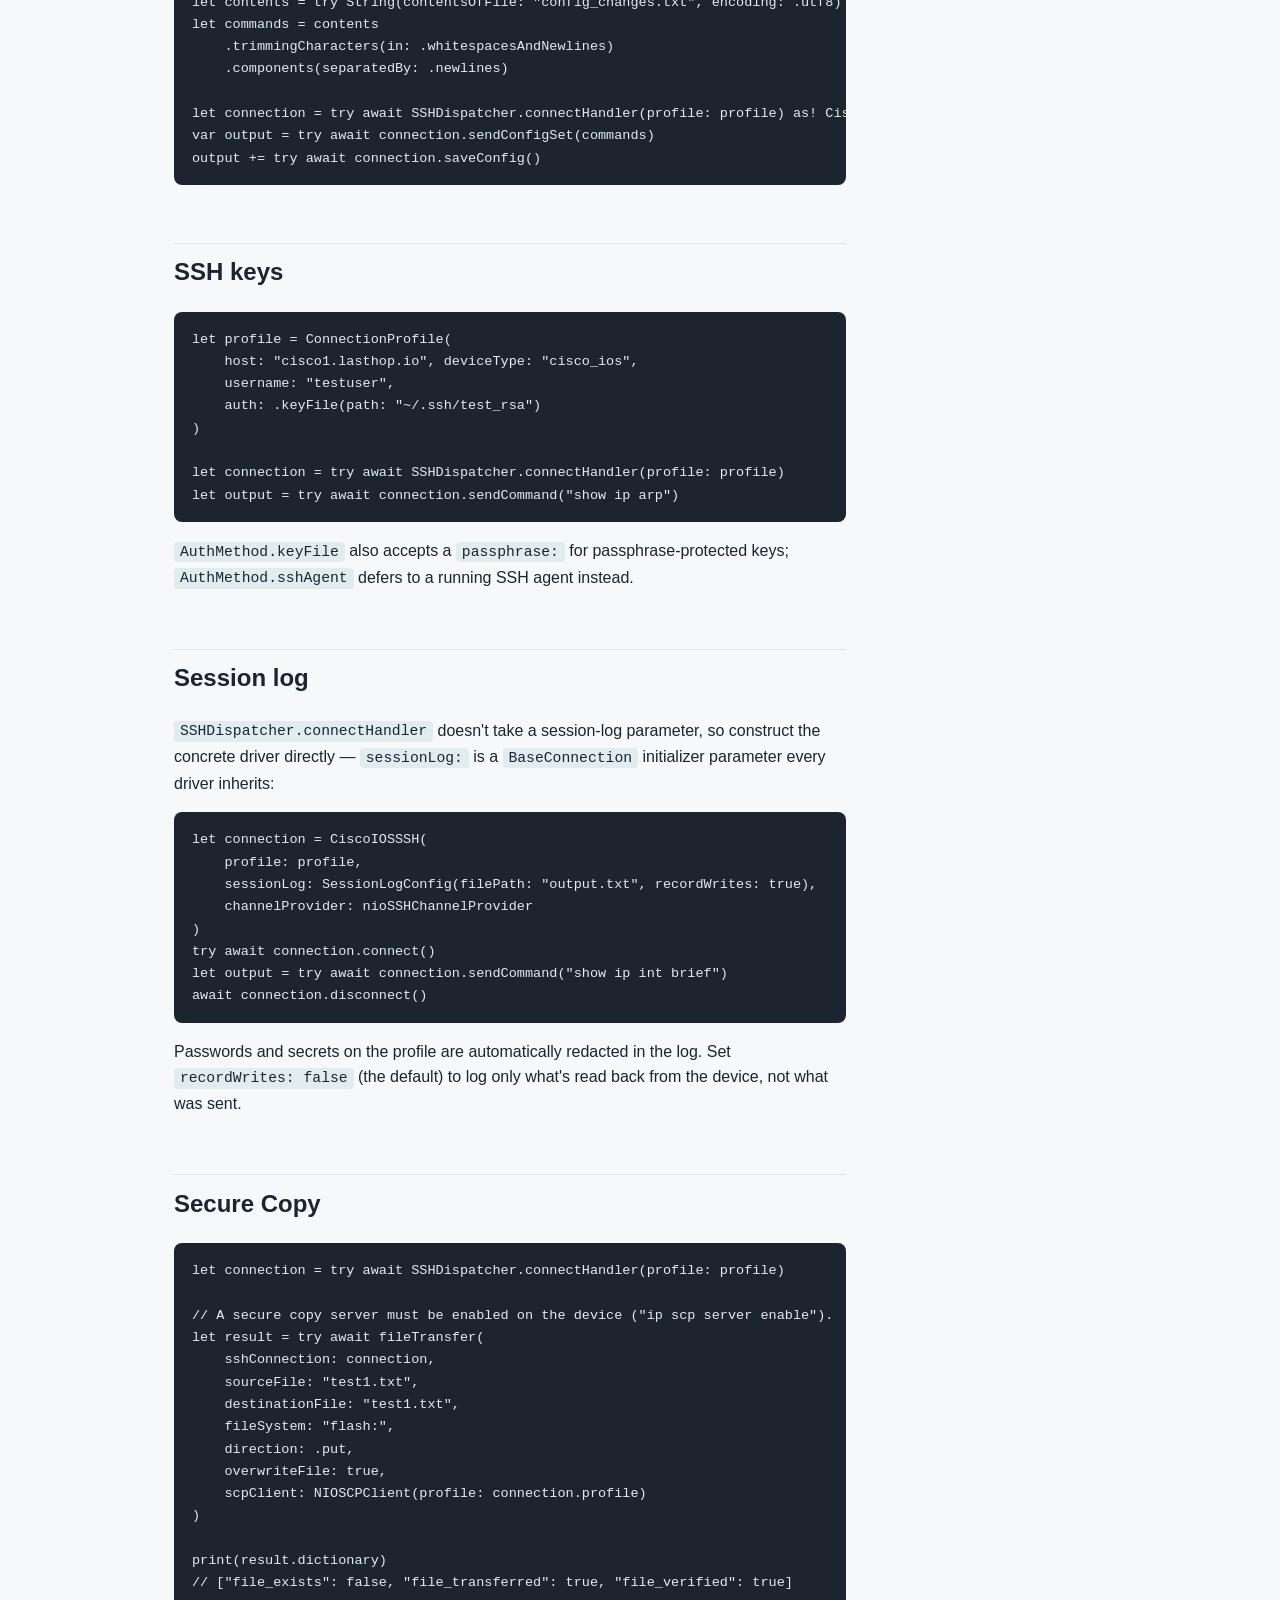
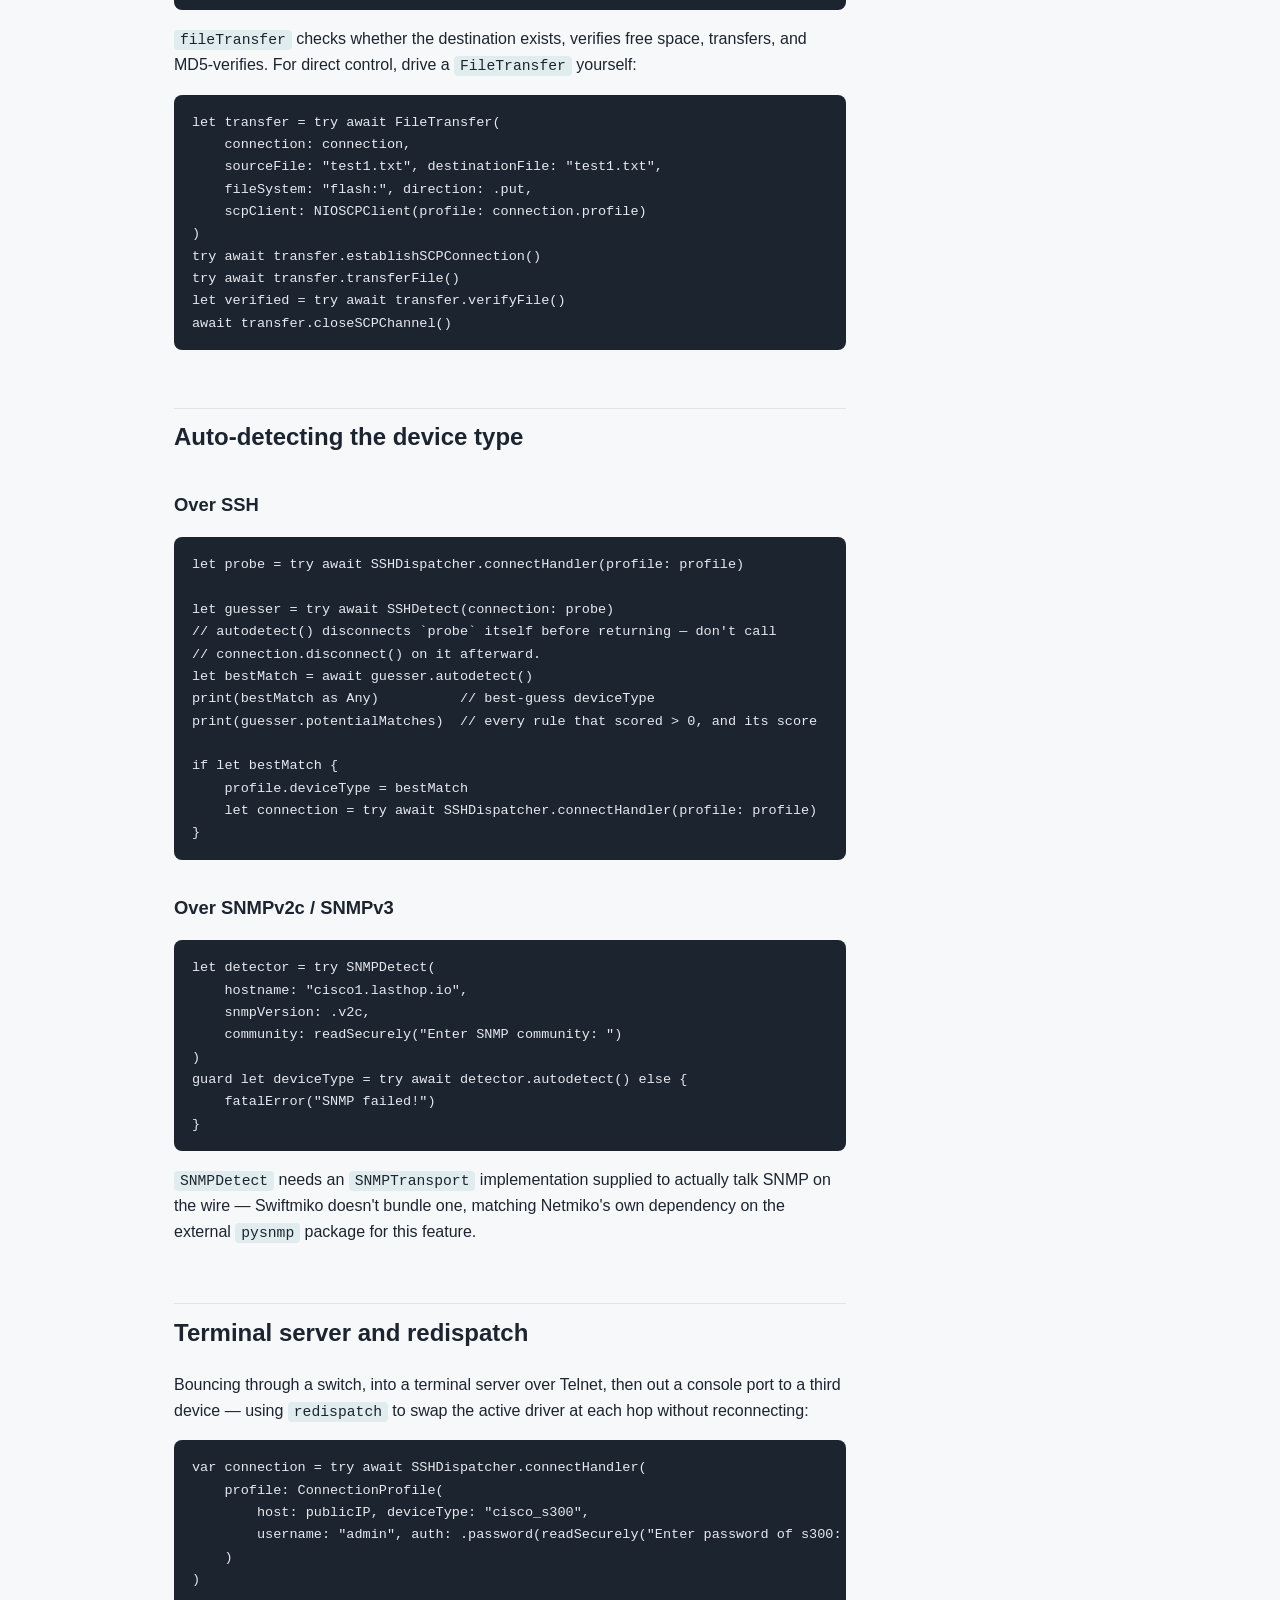
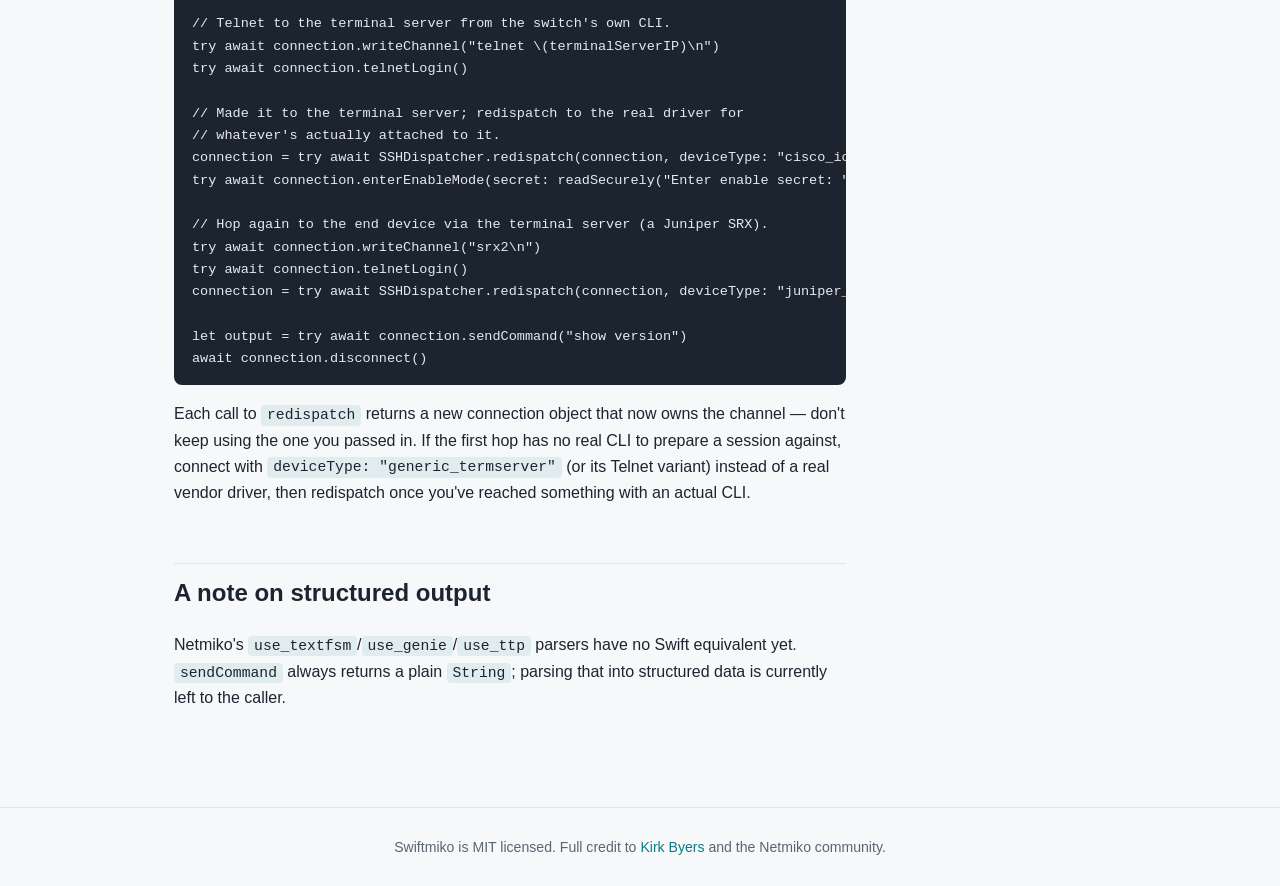
<file: Docs/examples.html>
<!DOCTYPE html>
<html lang="en">
<head>
    <meta charset="UTF-8">
    <meta name="viewport" content="width=device-width, initial-scale=1.0">
    <title>Examples — Swiftmiko</title>
    <link rel="stylesheet" href="./styles.css">
</head>
<body>
    <header class="site-header">
        <div class="header-inner">
            <img class="logo" src="../Images/Swiftmiko-Icons/favicon/apple-touch-icon.png" alt="Swiftmiko icon">
            <span class="site-title">Swiftmiko</span>
            <nav class="site-nav">
                <a href="./index.html">Overview</a>
                <a href="./getting-started.html">Getting Started</a>
                <a href="./api-reference.html">API Reference</a>
                <a href="./examples.html" class="active">Examples</a>
            </nav>
        </div>
    </header>

    <main>
        <div class="layout">
            <div class="content">
                <h1>Examples</h1>
                <p class="muted">
                    Common connection patterns, translated from
                    <a href="https://github.com/ktbyers/netmiko/blob/develop/EXAMPLES.md">Netmiko's own examples</a>
                    into Swift. <code>readSecurely(_:)</code> below is a
                    stand-in for however your program prompts for credentials —
                    don't hardcode real passwords. This page is a curated
                    subset; see <code>EXAMPLES.md</code> in the repository
                    root for the complete, continuously updated set, plus the
                    runnable SwiftUI apps under <code>Examples/</code>.
                </p>

                <h2 id="simple">Simple connection</h2>
                <pre><code>import Swiftmiko

let profile = ConnectionProfile(
    host: "cisco1.lasthop.io",
    deviceType: "cisco_ios",
    username: "pyclass",
    auth: .password(readSecurely("Password: "))
)

let connection = try await SSHDispatcher.connectHandler(profile: profile)
print(try await connection.findPrompt())
await connection.disconnect()</code></pre>

                <h2 id="enable-mode">Enable mode</h2>
                <pre><code>let profile = ConnectionProfile(
    host: "cisco1.lasthop.io",
    deviceType: "cisco_ios",
    username: "pyclass",
    auth: .password(readSecurely("Password: ")),
    secret: readSecurely("Enter secret: ")
)

let connection = try await SSHDispatcher.connectHandler(profile: profile)
try await connection.enterEnableMode(secret: profile.secret ?? "")
print(try await connection.findPrompt())
await connection.disconnect()</code></pre>

                <h2 id="show-command">Executing a show command</h2>
                <pre><code>let connection = try await SSHDispatcher.connectHandler(profile: profile)
// sendCommand automatically strips the command echo and trailing prompt.
let output = try await connection.sendCommand("show ip int brief")
await connection.disconnect()
print(output)</code></pre>

                <h2 id="prompting-commands">Commands that prompt mid-command</h2>
                <p>
                    Some commands prompt for more input while running (for
                    example, a confirmation before deleting a file). Two
                    approaches:
                </p>
                <h3>Timing-based</h3>
                <p><code>sendCommandTiming</code> is purely delay-based — it doesn't wait for a prompt match, which suits interactions like this one:</p>
                <pre><code>var output = try await connection.sendCommandTiming(
    "delete flash:/test3.txt",
    stripPrompt: false,
    stripCommand: false
)
if output.contains("Delete filename") {
    output += try await connection.sendCommandTiming("\n", stripPrompt: false, stripCommand: false)
}
if output.contains("confirm") {
    output += try await connection.sendCommandTiming("y", stripPrompt: false, stripCommand: false)
}</code></pre>

                <h3>Expect-string based</h3>
                <p>The same interaction using <code>sendCommand</code>'s <code>expectString</code> parameter — a regex Swiftmiko waits for instead of the connection's normal prompt pattern:</p>
                <pre><code>var output = try await connection.sendCommand(
    "delete flash:/test4.txt",
    expectString: "Delete filename", stripPrompt: false, stripCommand: false
)
output += try await connection.sendCommand("\n", expectString: "confirm", stripPrompt: false, stripCommand: false)
output += try await connection.sendCommand("y", expectString: "#", stripPrompt: false, stripCommand: false)</code></pre>

                <h2 id="delay-factor">Slowing everything down with globalDelayFactor</h2>
                <p><code>ConnectionProfile.globalDelayFactor</code> scales every internal settle-delay a driver requests — set it once rather than per call:</p>
                <pre><code>var profile = ConnectionProfile(
    host: "cisco1.lasthop.io", deviceType: "cisco_ios",
    username: "pyclass", auth: .password(readSecurely("Password: "))
)
profile.globalDelayFactor = 2.0 // doubles every internal delay this driver requests

let connection = try await SSHDispatcher.connectHandler(profile: profile)
let output = try await connection.sendCommand("show ip arp")</code></pre>

                <h2 id="config-changes">Configuration changes</h2>
                <pre><code>let connection = try await SSHDispatcher.connectHandler(profile: profile) as! CiscoBaseConnection

var output = try await connection.sendConfigSet(["logging buffered 100000"])
output += try await connection.saveConfig()
await connection.disconnect()</code></pre>
                <p><code>sendConfigSet</code> automatically enters and exits config mode; <code>saveConfig</code> persists it (declared on <code>CiscoBaseConnection</code> — see the <a href="./api-reference.html#vendor-subclasses">vendor subclasses</a> note).</p>

                <h3>From a file</h3>
                <pre><code>import Foundation

let contents = try String(contentsOfFile: "config_changes.txt", encoding: .utf8)
let commands = contents
    .trimmingCharacters(in: .whitespacesAndNewlines)
    .components(separatedBy: .newlines)

let connection = try await SSHDispatcher.connectHandler(profile: profile) as! CiscoBaseConnection
var output = try await connection.sendConfigSet(commands)
output += try await connection.saveConfig()</code></pre>

                <h2 id="ssh-keys">SSH keys</h2>
                <pre><code>let profile = ConnectionProfile(
    host: "cisco1.lasthop.io", deviceType: "cisco_ios",
    username: "testuser",
    auth: .keyFile(path: "~/.ssh/test_rsa")
)

let connection = try await SSHDispatcher.connectHandler(profile: profile)
let output = try await connection.sendCommand("show ip arp")</code></pre>
                <p><code>AuthMethod.keyFile</code> also accepts a <code>passphrase:</code> for passphrase-protected keys; <code>AuthMethod.sshAgent</code> defers to a running SSH agent instead.</p>

                <h2 id="session-log">Session log</h2>
                <p><code>SSHDispatcher.connectHandler</code> doesn't take a session-log parameter, so construct the concrete driver directly — <code>sessionLog:</code> is a <code>BaseConnection</code> initializer parameter every driver inherits:</p>
                <pre><code>let connection = CiscoIOSSSH(
    profile: profile,
    sessionLog: SessionLogConfig(filePath: "output.txt", recordWrites: true),
    channelProvider: nioSSHChannelProvider
)
try await connection.connect()
let output = try await connection.sendCommand("show ip int brief")
await connection.disconnect()</code></pre>
                <p>Passwords and secrets on the profile are automatically redacted in the log. Set <code>recordWrites: false</code> (the default) to log only what's read back from the device, not what was sent.</p>

                <h2 id="secure-copy">Secure Copy</h2>
                <pre><code>let connection = try await SSHDispatcher.connectHandler(profile: profile)

// A secure copy server must be enabled on the device ("ip scp server enable").
let result = try await fileTransfer(
    sshConnection: connection,
    sourceFile: "test1.txt",
    destinationFile: "test1.txt",
    fileSystem: "flash:",
    direction: .put,
    overwriteFile: true,
    scpClient: NIOSCPClient(profile: connection.profile)
)

print(result.dictionary)
// ["file_exists": false, "file_transferred": true, "file_verified": true]</code></pre>
                <p><code>fileTransfer</code> checks whether the destination exists, verifies free space, transfers, and MD5-verifies. For direct control, drive a <code>FileTransfer</code> yourself:</p>
                <pre><code>let transfer = try await FileTransfer(
    connection: connection,
    sourceFile: "test1.txt", destinationFile: "test1.txt",
    fileSystem: "flash:", direction: .put,
    scpClient: NIOSCPClient(profile: connection.profile)
)
try await transfer.establishSCPConnection()
try await transfer.transferFile()
let verified = try await transfer.verifyFile()
await transfer.closeSCPChannel()</code></pre>

                <h2 id="autodetect">Auto-detecting the device type</h2>
                <h3>Over SSH</h3>
                <pre><code>let probe = try await SSHDispatcher.connectHandler(profile: profile)

let guesser = try await SSHDetect(connection: probe)
// autodetect() disconnects `probe` itself before returning — don't call
// connection.disconnect() on it afterward.
let bestMatch = await guesser.autodetect()
print(bestMatch as Any)          // best-guess deviceType
print(guesser.potentialMatches)  // every rule that scored > 0, and its score

if let bestMatch {
    profile.deviceType = bestMatch
    let connection = try await SSHDispatcher.connectHandler(profile: profile)
}</code></pre>

                <h3>Over SNMPv2c / SNMPv3</h3>
                <pre><code>let detector = try SNMPDetect(
    hostname: "cisco1.lasthop.io",
    snmpVersion: .v2c,
    community: readSecurely("Enter SNMP community: ")
)
guard let deviceType = try await detector.autodetect() else {
    fatalError("SNMP failed!")
}</code></pre>
                <p><code>SNMPDetect</code> needs an <code>SNMPTransport</code> implementation supplied to actually talk SNMP on the wire — Swiftmiko doesn't bundle one, matching Netmiko's own dependency on the external <code>pysnmp</code> package for this feature.</p>

                <h2 id="terminal-server">Terminal server and redispatch</h2>
                <p>
                    Bouncing through a switch, into a terminal server over
                    Telnet, then out a console port to a third device — using
                    <code>redispatch</code> to swap the active driver at each
                    hop without reconnecting:
                </p>
                <pre><code>var connection = try await SSHDispatcher.connectHandler(
    profile: ConnectionProfile(
        host: publicIP, deviceType: "cisco_s300",
        username: "admin", auth: .password(readSecurely("Enter password of s300: "))
    )
)

// Telnet to the terminal server from the switch's own CLI.
try await connection.writeChannel("telnet \(terminalServerIP)\n")
try await connection.telnetLogin()

// Made it to the terminal server; redispatch to the real driver for
// whatever's actually attached to it.
connection = try await SSHDispatcher.redispatch(connection, deviceType: "cisco_ios")
try await connection.enterEnableMode(secret: readSecurely("Enter enable secret: "))

// Hop again to the end device via the terminal server (a Juniper SRX).
try await connection.writeChannel("srx2\n")
try await connection.telnetLogin()
connection = try await SSHDispatcher.redispatch(connection, deviceType: "juniper_junos")

let output = try await connection.sendCommand("show version")
await connection.disconnect()</code></pre>
                <p>
                    Each call to <code>redispatch</code> returns a new
                    connection object that now owns the channel — don't keep
                    using the one you passed in. If the first hop has no real
                    CLI to prepare a session against, connect with
                    <code>deviceType: "generic_termserver"</code> (or its
                    Telnet variant) instead of a real vendor driver, then
                    redispatch once you've reached something with an actual
                    CLI.
                </p>

                <h2 id="structured-output">A note on structured output</h2>
                <p>
                    Netmiko's <code>use_textfsm</code>/<code>use_genie</code>/<code>use_ttp</code>
                    parsers have no Swift equivalent yet. <code>sendCommand</code>
                    always returns a plain <code>String</code>; parsing that
                    into structured data is currently left to the caller.
                </p>
            </div>
            <aside class="toc">
                <h4>On this page</h4>
                <ul>
                    <li><a href="#simple">Simple connection</a></li>
                    <li><a href="#enable-mode">Enable mode</a></li>
                    <li><a href="#show-command">Show command</a></li>
                    <li><a href="#prompting-commands">Prompting commands</a></li>
                    <li><a href="#delay-factor">globalDelayFactor</a></li>
                    <li><a href="#config-changes">Config changes</a></li>
                    <li><a href="#ssh-keys">SSH keys</a></li>
                    <li><a href="#session-log">Session log</a></li>
                    <li><a href="#secure-copy">Secure Copy</a></li>
                    <li><a href="#autodetect">Auto-detection</a></li>
                    <li><a href="#terminal-server">Terminal server</a></li>
                    <li><a href="#structured-output">Structured output</a></li>
                </ul>
            </aside>
        </div>
    </main>

    <footer class="site-footer">
        Swiftmiko is MIT licensed. Full credit to
        <a href="https://github.com/ktbyers">Kirk Byers</a> and the Netmiko community.
    </footer>
</body>
</html>
</file>
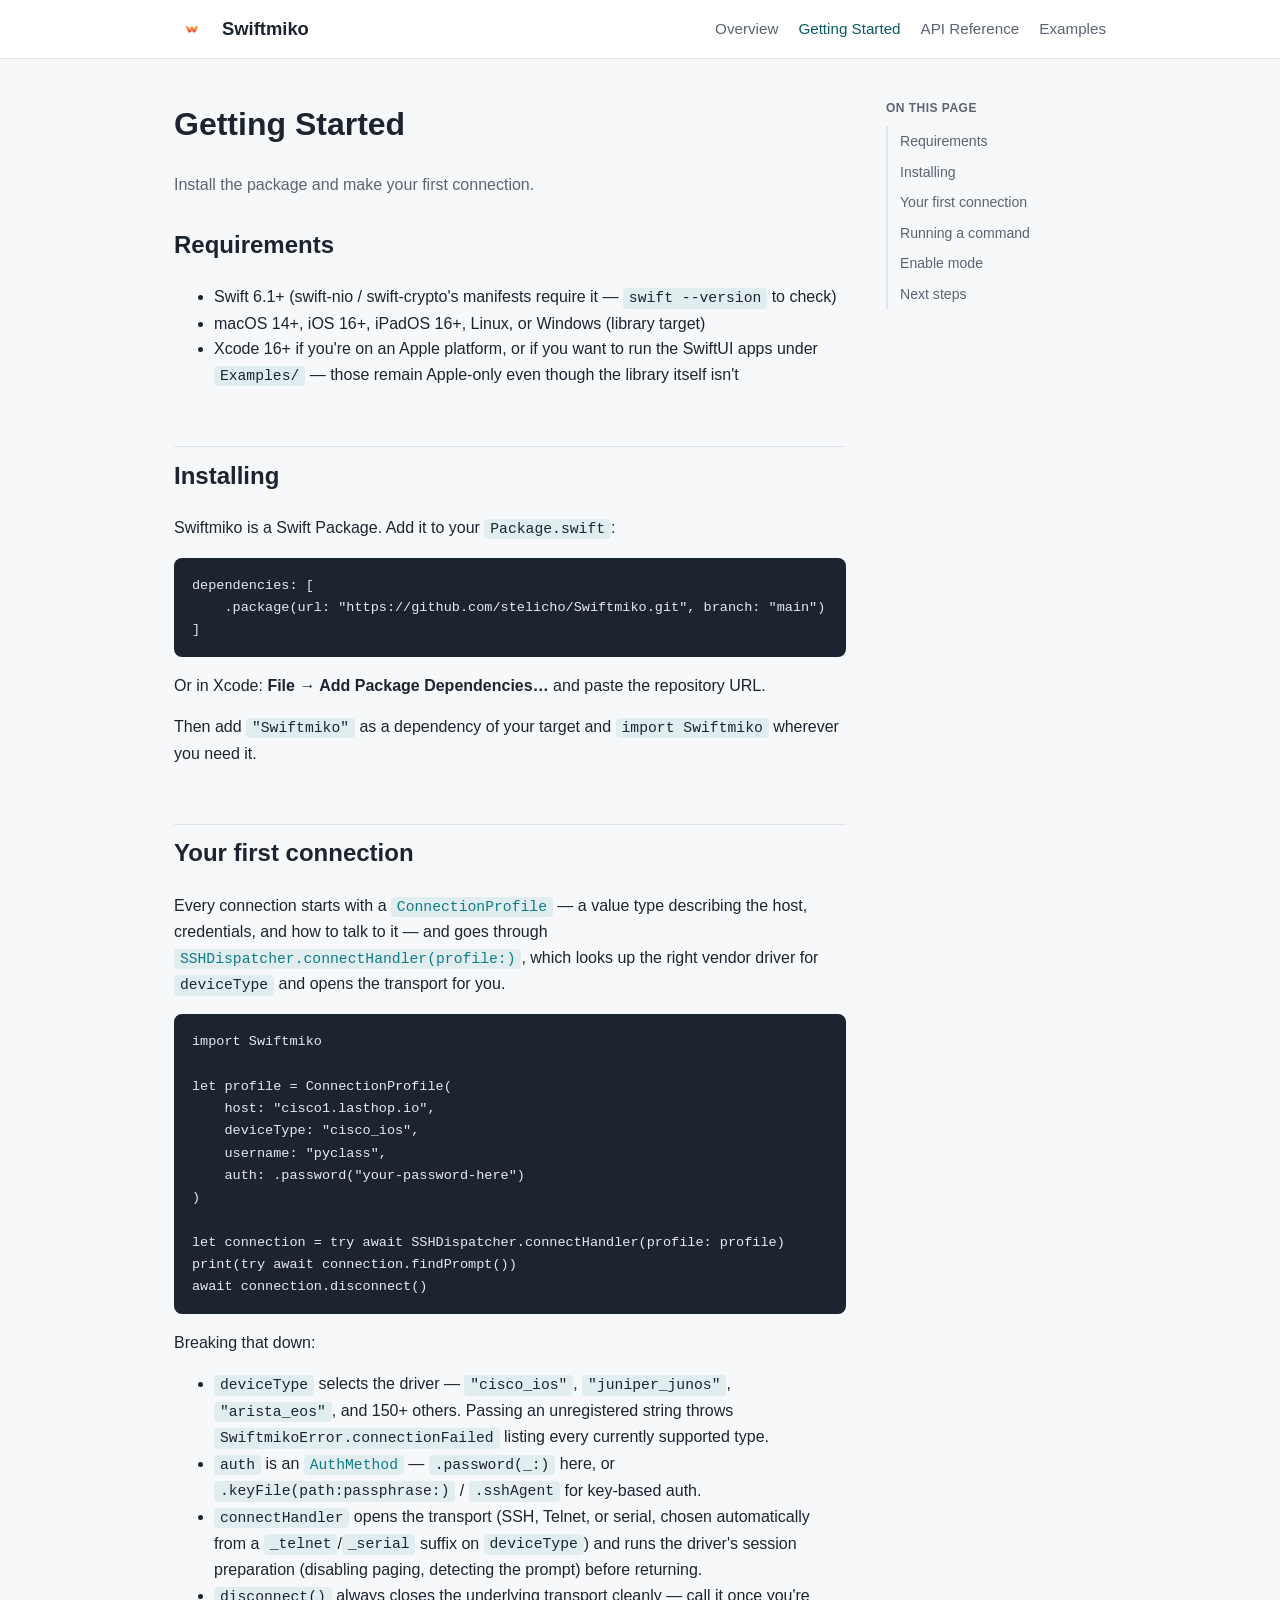
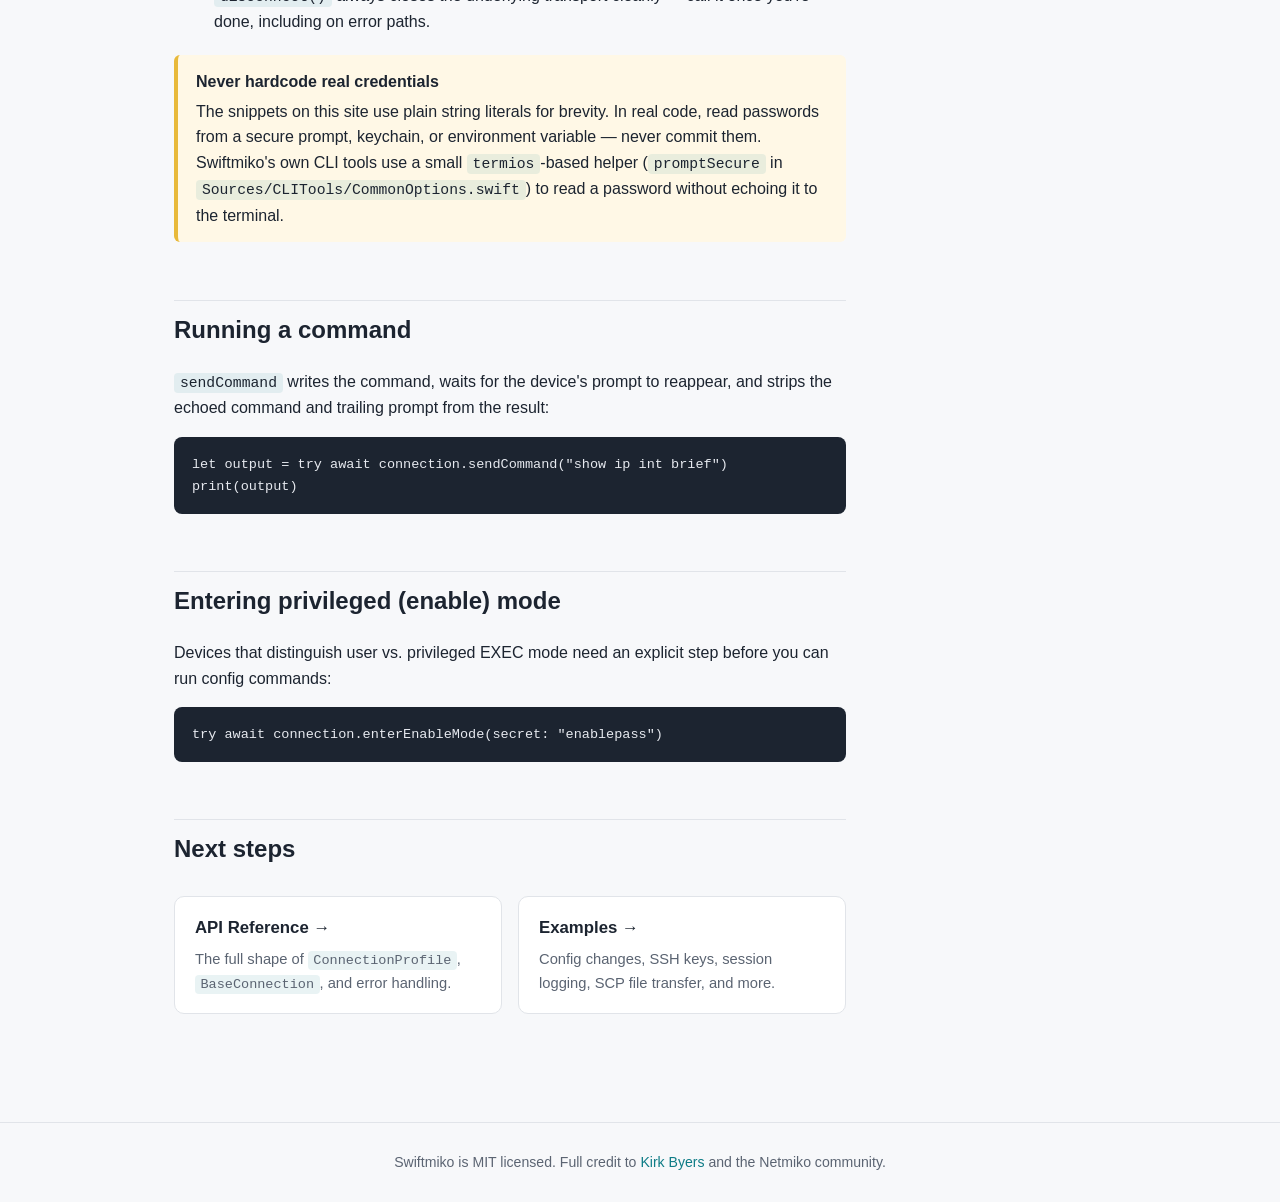
<file: Docs/getting-started.html>
<!DOCTYPE html>
<html lang="en">
<head>
    <meta charset="UTF-8">
    <meta name="viewport" content="width=device-width, initial-scale=1.0">
    <title>Getting Started — Swiftmiko</title>
    <link rel="stylesheet" href="./styles.css">
</head>
<body>
    <header class="site-header">
        <div class="header-inner">
            <img class="logo" src="../Images/Swiftmiko-Icons/favicon/apple-touch-icon.png" alt="Swiftmiko icon">
            <span class="site-title">Swiftmiko</span>
            <nav class="site-nav">
                <a href="./index.html">Overview</a>
                <a href="./getting-started.html" class="active">Getting Started</a>
                <a href="./api-reference.html">API Reference</a>
                <a href="./examples.html">Examples</a>
            </nav>
        </div>
    </header>

    <main>
        <div class="layout">
            <div class="content">
                <h1>Getting Started</h1>
                <p class="muted">Install the package and make your first connection.</p>

                <h2 id="requirements">Requirements</h2>
                <ul>
                    <li>Swift 6.1+ (swift-nio / swift-crypto's manifests require it — <code>swift --version</code> to check)</li>
                    <li>macOS 14+, iOS 16+, iPadOS 16+, Linux, or Windows (library target)</li>
                    <li>Xcode 16+ if you're on an Apple platform, or if you want to run the SwiftUI apps under <code>Examples/</code> — those remain Apple-only even though the library itself isn't</li>
                </ul>

                <h2 id="installing">Installing</h2>
                <p>Swiftmiko is a Swift Package. Add it to your <code>Package.swift</code>:</p>
                <pre><code>dependencies: [
    .package(url: "https://github.com/stelicho/Swiftmiko.git", branch: "main")
]</code></pre>
                <p>Or in Xcode: <strong>File → Add Package Dependencies…</strong> and paste the repository URL.</p>
                <p>
                    Then add <code>"Swiftmiko"</code> as a dependency of your target and
                    <code>import Swiftmiko</code> wherever you need it.
                </p>

                <h2 id="first-connection">Your first connection</h2>
                <p>
                    Every connection starts with a <a href="./api-reference.html#connection-profile"><code>ConnectionProfile</code></a> —
                    a value type describing the host, credentials, and how to talk to
                    it — and goes through
                    <a href="./api-reference.html#ssh-dispatcher"><code>SSHDispatcher.connectHandler(profile:)</code></a>,
                    which looks up the right vendor driver for <code>deviceType</code>
                    and opens the transport for you.
                </p>
                <pre><code>import Swiftmiko

let profile = ConnectionProfile(
    host: "cisco1.lasthop.io",
    deviceType: "cisco_ios",
    username: "pyclass",
    auth: .password("your-password-here")
)

let connection = try await SSHDispatcher.connectHandler(profile: profile)
print(try await connection.findPrompt())
await connection.disconnect()</code></pre>

                <p>Breaking that down:</p>
                <ul>
                    <li><code>deviceType</code> selects the driver — <code>"cisco_ios"</code>, <code>"juniper_junos"</code>, <code>"arista_eos"</code>, and 150+ others. Passing an unregistered string throws <code>SwiftmikoError.connectionFailed</code> listing every currently supported type.</li>
                    <li><code>auth</code> is an <a href="./api-reference.html#auth-method"><code>AuthMethod</code></a> — <code>.password(_:)</code> here, or <code>.keyFile(path:passphrase:)</code> / <code>.sshAgent</code> for key-based auth.</li>
                    <li><code>connectHandler</code> opens the transport (SSH, Telnet, or serial, chosen automatically from a <code>_telnet</code>/<code>_serial</code> suffix on <code>deviceType</code>) and runs the driver's session preparation (disabling paging, detecting the prompt) before returning.</li>
                    <li><code>disconnect()</code> always closes the underlying transport cleanly — call it once you're done, including on error paths.</li>
                </ul>

                <div class="callout">
                    <strong>Never hardcode real credentials</strong>
                    The snippets on this site use plain string literals for
                    brevity. In real code, read passwords from a secure prompt,
                    keychain, or environment variable — never commit them.
                    Swiftmiko's own CLI tools use a small <code>termios</code>-based
                    helper (<code>promptSecure</code> in <code>Sources/CLITools/CommonOptions.swift</code>)
                    to read a password without echoing it to the terminal.
                </div>

                <h2 id="running-commands">Running a command</h2>
                <p>
                    <code>sendCommand</code> writes the command, waits for the
                    device's prompt to reappear, and strips the echoed command
                    and trailing prompt from the result:
                </p>
                <pre><code>let output = try await connection.sendCommand("show ip int brief")
print(output)</code></pre>

                <h2 id="privileged-mode">Entering privileged (enable) mode</h2>
                <p>Devices that distinguish user vs. privileged EXEC mode need an explicit step before you can run config commands:</p>
                <pre><code>try await connection.enterEnableMode(secret: "enablepass")</code></pre>

                <h2 id="next-steps">Next steps</h2>
                <div class="card-grid">
                    <a class="card" href="./api-reference.html">
                        <h3>API Reference →</h3>
                        <p>The full shape of <code>ConnectionProfile</code>, <code>BaseConnection</code>, and error handling.</p>
                    </a>
                    <a class="card" href="./examples.html">
                        <h3>Examples →</h3>
                        <p>Config changes, SSH keys, session logging, SCP file transfer, and more.</p>
                    </a>
                </div>
            </div>
            <aside class="toc">
                <h4>On this page</h4>
                <ul>
                    <li><a href="#requirements">Requirements</a></li>
                    <li><a href="#installing">Installing</a></li>
                    <li><a href="#first-connection">Your first connection</a></li>
                    <li><a href="#running-commands">Running a command</a></li>
                    <li><a href="#privileged-mode">Enable mode</a></li>
                    <li><a href="#next-steps">Next steps</a></li>
                </ul>
            </aside>
        </div>
    </main>

    <footer class="site-footer">
        Swiftmiko is MIT licensed. Full credit to
        <a href="https://github.com/ktbyers">Kirk Byers</a> and the Netmiko community.
    </footer>
</body>
</html>
</file>
<file: Docs/styles.css>
:root {
    --bg: #f7f8fa;
    --bg-panel: #ffffff;
    --text: #1c2430;
    --text-muted: #5b6472;
    --border: #e1e4e9;
    --accent: #0e7c86;
    --accent-dark: #095b63;
    --code-bg: #1c2430;
    --code-text: #e6e9ef;
    --callout-bg: #fff8e6;
    --callout-border: #e8b93a;
    --max-width: 980px;
}

* { box-sizing: border-box; }

html { scroll-behavior: smooth; }

body {
    margin: 0;
    background: var(--bg);
    color: var(--text);
    font-family: -apple-system, BlinkMacSystemFont, "Segoe UI", Helvetica, Arial, sans-serif;
    line-height: 1.6;
}

a { color: var(--accent); text-decoration: none; }
a:hover { color: var(--accent-dark); text-decoration: underline; }

code, pre, kbd {
    font-family: "SF Mono", Menlo, Consolas, "Courier New", monospace;
    font-size: 0.92em;
}

code {
    background: rgba(14, 124, 134, 0.09);
    padding: 0.15em 0.4em;
    border-radius: 4px;
}

pre {
    background: var(--code-bg);
    color: var(--code-text);
    padding: 16px 18px;
    border-radius: 8px;
    overflow-x: auto;
    line-height: 1.5;
}

pre code {
    background: none;
    padding: 0;
    color: inherit;
}

/* Site header / nav */
header.site-header {
    background: var(--bg-panel);
    border-bottom: 1px solid var(--border);
    position: sticky;
    top: 0;
    z-index: 10;
}

.header-inner {
    max-width: var(--max-width);
    margin: 0 auto;
    display: flex;
    align-items: center;
    gap: 14px;
    padding: 12px 24px;
}

.header-inner img.logo {
    width: 34px;
    height: 34px;
    border-radius: 7px;
    object-fit: cover;
}

.header-inner .site-title {
    font-weight: 700;
    font-size: 1.15rem;
    color: var(--text);
}

nav.site-nav {
    margin-left: auto;
    display: flex;
    gap: 20px;
    flex-wrap: wrap;
}

nav.site-nav a {
    color: var(--text-muted);
    font-size: 0.95rem;
    font-weight: 500;
}

nav.site-nav a.active,
nav.site-nav a:hover {
    color: var(--accent-dark);
}

/* Layout */
main {
    max-width: var(--max-width);
    margin: 0 auto;
    padding: 40px 24px 80px;
}

.layout {
    display: flex;
    gap: 40px;
    align-items: flex-start;
}

.content {
    flex: 1;
    min-width: 0;
}

aside.toc {
    width: 220px;
    flex-shrink: 0;
    position: sticky;
    top: 84px;
    font-size: 0.88rem;
}

aside.toc h4 {
    margin: 0 0 8px;
    color: var(--text-muted);
    text-transform: uppercase;
    letter-spacing: 0.04em;
    font-size: 0.75rem;
}

aside.toc ul {
    list-style: none;
    margin: 0;
    padding: 0;
    border-left: 2px solid var(--border);
}

aside.toc li a {
    display: block;
    padding: 4px 12px;
    color: var(--text-muted);
}

aside.toc li a:hover {
    color: var(--accent-dark);
    text-decoration: none;
}

@media (max-width: 860px) {
    aside.toc { display: none; }
}

/* Hero */
.hero {
    text-align: center;
    padding: 24px 0 8px;
}

.hero img.hero-logo {
    width: 96px;
    height: 96px;
    border-radius: 18px;
    object-fit: cover;
    margin-bottom: 16px;
}

.hero h1 {
    font-size: 2.4rem;
    margin: 0 0 8px;
}

.hero p.tagline {
    color: var(--text-muted);
    font-size: 1.15rem;
    max-width: 640px;
    margin: 0 auto 28px;
}

/* Typography */
h1 { font-size: 2rem; margin-top: 0; }
h2 {
    font-size: 1.5rem;
    margin-top: 2.4em;
    padding-top: 0.4em;
    border-top: 1px solid var(--border);
}
h2:first-of-type { border-top: none; margin-top: 1.2em; padding-top: 0; }
h3 { font-size: 1.15rem; margin-top: 1.8em; }
p, li { color: var(--text); }
.muted { color: var(--text-muted); }

/* Callouts */
.callout {
    background: var(--callout-bg);
    border-left: 4px solid var(--callout-border);
    border-radius: 6px;
    padding: 14px 18px;
    margin: 20px 0;
}

.callout strong { display: block; margin-bottom: 4px; }

/* Cards */
.card-grid {
    display: grid;
    grid-template-columns: repeat(auto-fit, minmax(220px, 1fr));
    gap: 16px;
    margin: 28px 0;
}

.card {
    background: var(--bg-panel);
    border: 1px solid var(--border);
    border-radius: 10px;
    padding: 18px 20px;
    display: block;
}

.card h3 {
    margin: 0 0 6px;
    font-size: 1.05rem;
    color: var(--text);
}

.card p {
    margin: 0;
    font-size: 0.92rem;
    color: var(--text-muted);
}

/* Tables */
table {
    width: 100%;
    border-collapse: collapse;
    margin: 18px 0 28px;
    font-size: 0.92rem;
}

th, td {
    text-align: left;
    padding: 8px 12px;
    border-bottom: 1px solid var(--border);
    vertical-align: top;
}

th {
    color: var(--text-muted);
    font-weight: 600;
    font-size: 0.82rem;
    text-transform: uppercase;
    letter-spacing: 0.03em;
}

td code { white-space: nowrap; }

/* Footer */
footer.site-footer {
    border-top: 1px solid var(--border);
    padding: 28px 24px;
    text-align: center;
    color: var(--text-muted);
    font-size: 0.88rem;
}
</file>
